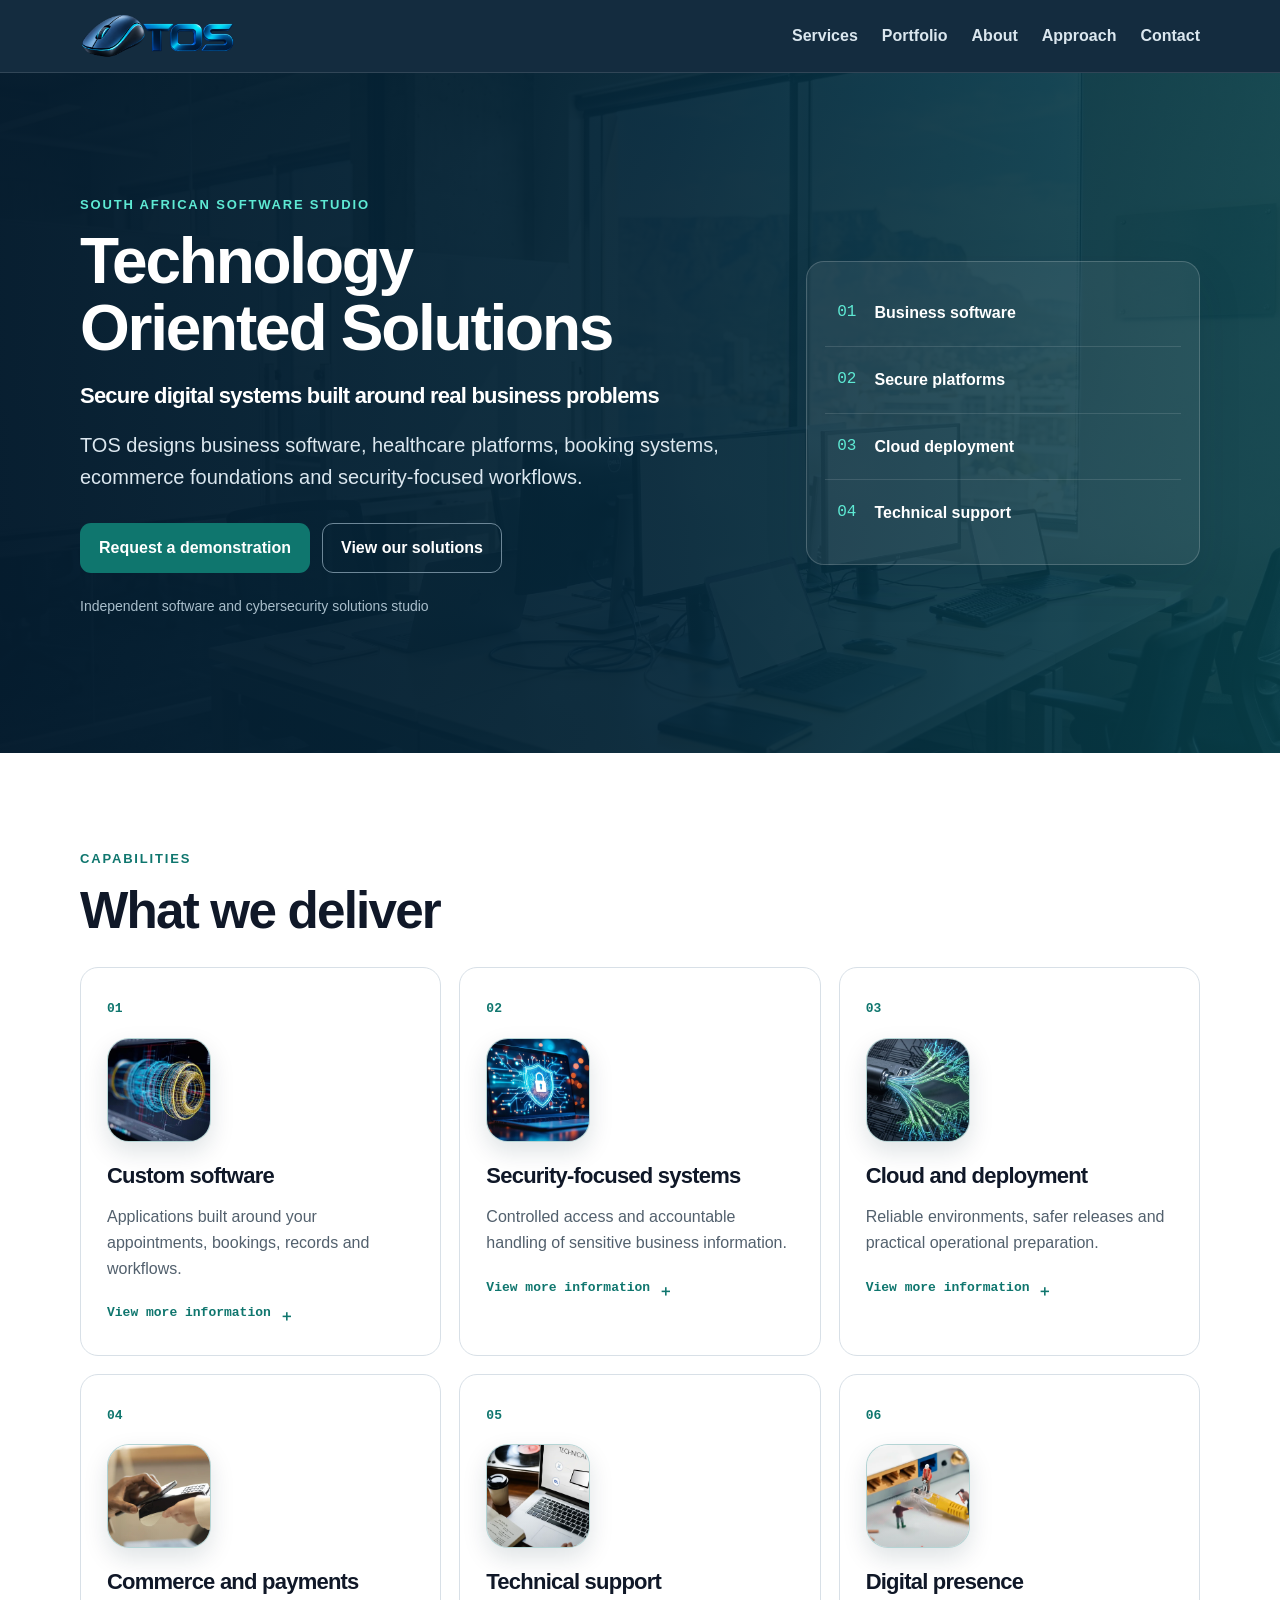
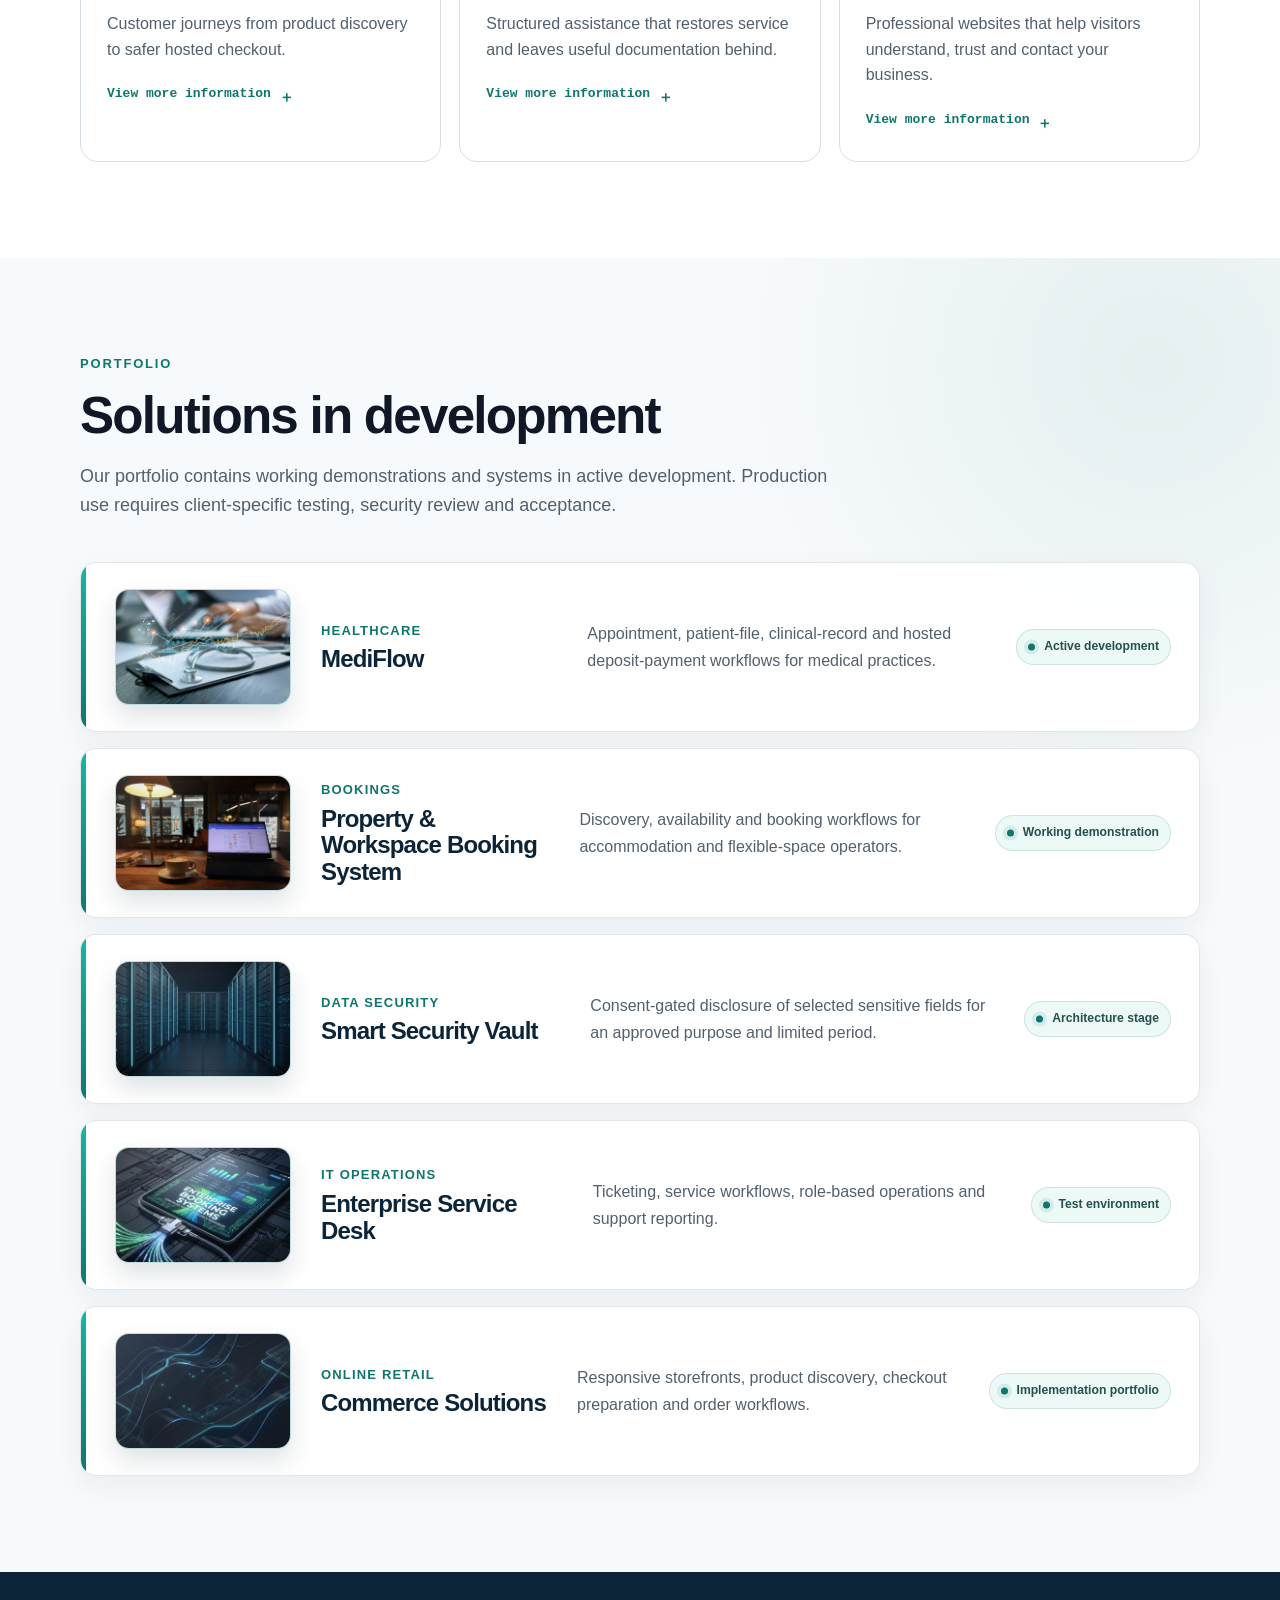
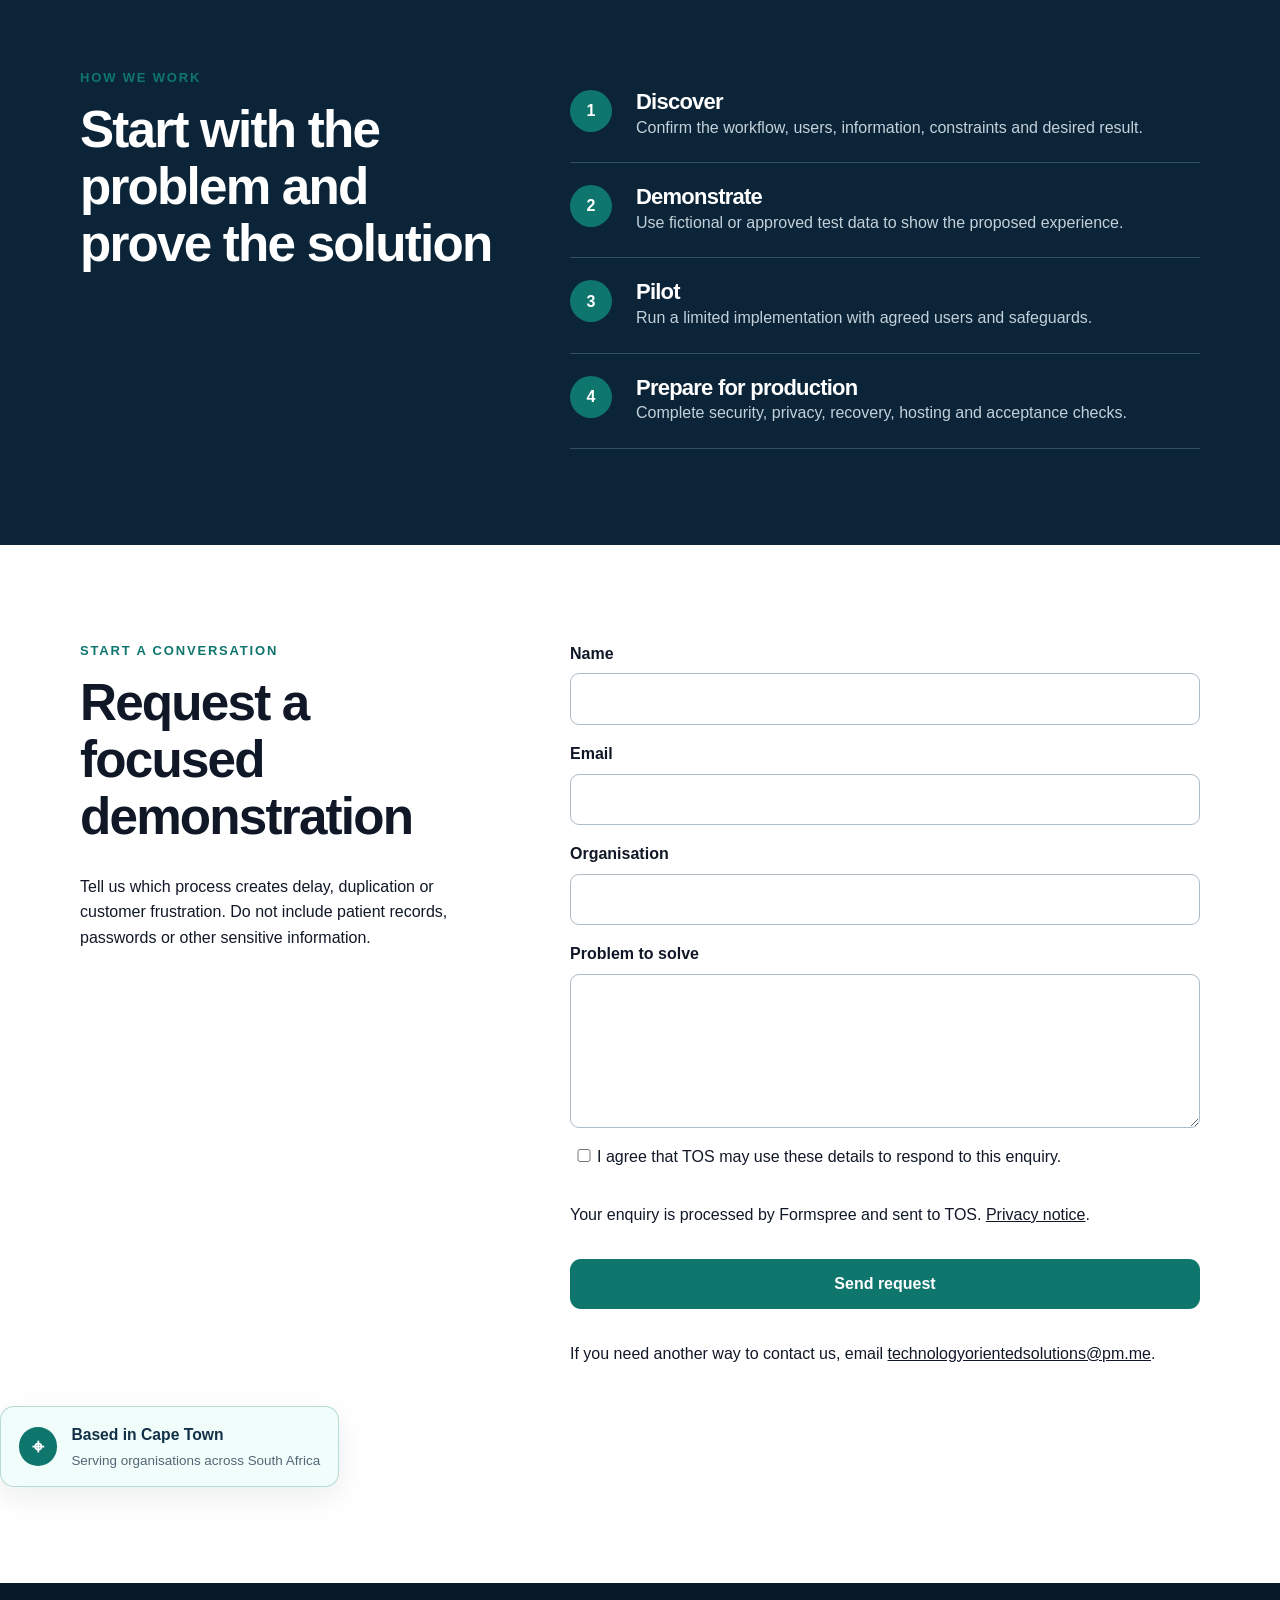
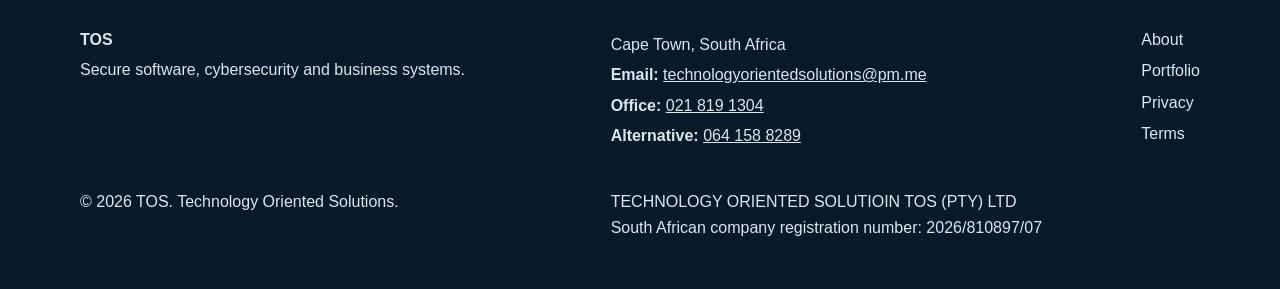
<file: index.html>
<!doctype html>
<html lang="en-ZA">
<head>
  <meta charset="utf-8">
  <meta name="viewport" content="width=device-width, initial-scale=1">
  <title>TOS | Software, Cybersecurity and Business Systems South Africa</title>
  <meta name="description" content="TOS develops secure software, business automation, booking platforms, healthcare systems and cybersecurity solutions for organisations across South Africa.">
  <meta name="theme-color" content="#0b2438">
  <meta property="og:title" content="TOS | Technology Oriented Solutions">
  <meta property="og:description" content="Software, cybersecurity and digital solutions for growing organisations.">
  <meta property="og:site_name" content="Technology Oriented Solutions">
  <meta property="og:type" content="website">
  <meta property="og:url" content="https://technology-oriented-solutions-website.pages.dev/">
  <link rel="canonical" href="https://technology-oriented-solutions-website.pages.dev/">
  <link rel="icon" href="assets/tos-3d-mouse-logo.png" type="image/png">
  <link rel="stylesheet" href="styles.css?v=formspree-20261012">
  <script src="script.js?v=formspree-20261012" defer></script>
  <meta name="msvalidate.01" content="A60554BCEB30A113B4E43ABD515E9ACB" />
  <meta name="google-site-verification" content="dTN5jLPasTv6jQBo48ZHZcaI-FlJP0FR9L1f6sPhJ1c" />
  <script type="application/ld+json">
  {
    "@context": "https://schema.org",
    "@type": "ProfessionalService",
    "legalName": "TECHNOLOGY ORIENTED SOLUTIOIN TOS (PTY) LTD",
    "identifier": {"@type": "PropertyValue", "propertyID": "CIPC registration number", "value": "2026/810897/07"},
    "name": "Technology Oriented Solutions",
    "alternateName": "TOS",
    "url": "https://technology-oriented-solutions-website.pages.dev/",
    "email": "technologyorientedsolutions@pm.me",
    "telephone": "+27 64 158 8289",
    "areaServed": {
      "@type": "Country",
      "name": "South Africa"
    },
    "hasOfferCatalog": {
      "@type": "OfferCatalog",
      "name": "Technology services",
      "itemListElement": [
        {
          "@type": "Offer",
          "itemOffered": {
            "@type": "Service",
            "name": "Custom software",
            "description": "Applications built around your appointments, bookings, records and workflows."
          }
        },
        {
          "@type": "Offer",
          "itemOffered": {
            "@type": "Service",
            "name": "Security-focused systems",
            "description": "Controlled access and accountable handling of sensitive business information."
          }
        },
        {
          "@type": "Offer",
          "itemOffered": {
            "@type": "Service",
            "name": "Cloud and deployment",
            "description": "Reliable environments, safer releases and practical operational preparation."
          }
        },
        {
          "@type": "Offer",
          "itemOffered": {
            "@type": "Service",
            "name": "Commerce and payments",
            "description": "Customer journeys from product discovery to safer hosted checkout."
          }
        },
        {
          "@type": "Offer",
          "itemOffered": {
            "@type": "Service",
            "name": "Technical support",
            "description": "Structured assistance that restores service and leaves useful documentation behind."
          }
        },
        {
          "@type": "Offer",
          "itemOffered": {
            "@type": "Service",
            "name": "Digital presence",
            "description": "Professional websites that help visitors understand, trust and contact your business."
          }
        }
      ]
    }
  }
  </script>
  <script type="application/ld+json">
{
  "@context": "https://schema.org",
  "@type": "WebSite",
  "name": "Technology Oriented Solutions",
  "alternateName": "TOS",
  "url": "https://technology-oriented-solutions-website.pages.dev/"
}
  </script>
  <meta name="google-site-verification" content="_jzNYeAGrrGZ682Pr4O_pAEfqWtfUGi4F4LK4yjh5Fc" />
</head>
<body>
  <a class="skip-link" href="#main">Skip to content</a>
  <header class="site-header">
    <div class="container nav-wrap">
      <a class="brand" href="index.html#top" aria-label="TOS — Technology Oriented Solutions home">
  <img
      class="site-logo"
      src="assets/tos-3d-mouse-logo.png"
      alt="TOS — Technology Oriented Solutions">
</a>
      <button class="menu-button" type="button" aria-expanded="false" aria-controls="site-nav">Menu</button>
      <nav id="site-nav" class="site-nav" aria-label="Primary navigation">
        <a href="index.html#services">Services</a>
        <a href="portfolio.html">Portfolio</a>
        <a href="about.html">About</a>
        <a href="index.html#approach">Approach</a>
        <a href="index.html#contact">Contact</a>
      </nav>
    </div>
  </header>
  <main id="main">
    <section id="top" class="hero">
      <div class="container hero-grid">
        <div>
          <p class="eyebrow">South African software studio</p>
          <h1>Technology Oriented Solutions</h1>
          
          <h3>Secure digital systems built around real business problems</h3>
          <p class="hero-copy">TOS designs business software, healthcare platforms, booking systems, 
ecommerce foundations and security-focused workflows.</p>
          <div class="actions">
            <a class="button primary" href="#contact">Request a demonstration</a>
            <a class="button secondary" href="#solutions">View our solutions</a>
          </div>
          <p class="status">Independent software and cybersecurity solutions studio</p>
        </div>
        <div class="system-panel" aria-label="TOS capabilities">
          <div class="panel-line"><span>01</span><strong>Business software</strong></div>
          <div class="panel-line"><span>02</span><strong>Secure platforms</strong></div>
          <div class="panel-line"><span>03</span><strong>Cloud deployment</strong></div>
          <div class="panel-line"><span>04</span><strong>Technical support</strong></div>
        </div>
      </div>
    </section>
    <section id="services" class="section">
      <div class="container">
        <p class="eyebrow">Capabilities</p>
        <h2>What we deliver</h2>
        <div class="card-grid service-card-grid">
          <details class="card service-card">
            <summary>
              <span class="service-number">01</span>
              <figure class="service-visual-frame">
                <img
                  class="service-visual"
                  src="assets/services/service-01.webp"
                  alt="Custom software and business workflow systems"
                  width="960"
                  height="600"
                  loading="lazy"
                  decoding="async">
              </figure>
              <h3>Custom software</h3>
              <p>Applications built around your appointments, bookings, records and workflows.</p>
              <strong class="service-toggle"><span class="open-label">View more information</span><span class="close-label">Close details</span></strong>
            </summary>
            <div class="service-details">
              <div class="service-explanation">
                <h4>What custom software means</h4>
                <p>Custom software is designed around the way your organisation works instead of forcing your team into a generic process. TOS develops secure, responsive business applications that reduce repetitive administration, connect important information and give users a clearer workflow.</p>

                <h4>Who this service is for</h4>
                <p>South African businesses, medical practices, service providers and growing teams that rely on spreadsheets, paper records or disconnected applications.</p>

                <h4>What TOS can deliver</h4>
                <ul>
                  <li>Business-process and workflow discovery</li>
                  <li>Appointment, booking and administration platforms</li>
                  <li>Secure dashboards, records and role-based user access</li>
                  <li>Testing, deployment preparation and operational documentation</li>
                </ul>

                <div class="service-outcome">
                  <h4>Expected business outcome</h4>
                  <p>A practical system that saves time, reduces duplication and gives your organisation better control over daily operations.</p>
                </div>
              </div>

              <div class="service-actions" aria-label="Custom software enquiry options">
                <a class="button primary" href="https://wa.me/27641588289?text=Hello%20TOS%2C%20I%20would%20like%20to%20discuss%20custom%20software%20for%20my%20organisation." target="_blank" rel="noopener">WhatsApp TOS</a>
                <a class="button service-email" href="mailto:technologyorientedsolutions@pm.me?subject=Custom%20software%20enquiry">Email TOS</a>
                <a class="service-text-link" href="#contact">Request a custom solution →</a>
              </div>
            </div>
          </details>

          <details class="card service-card">
            <summary>
              <span class="service-number">02</span>
              <figure class="service-visual-frame">
                <img
                  class="service-visual"
                  src="assets/services/service-02.webp"
                  alt="Security-focused systems and protected information"
                  width="960"
                  height="600"
                  loading="lazy"
                  decoding="async">
              </figure>
              <h3>Security-focused systems</h3>
              <p>Controlled access and accountable handling of sensitive business information.</p>
              <strong class="service-toggle"><span class="open-label">View more information</span><span class="close-label">Close details</span></strong>
            </summary>
            <div class="service-details">
              <div class="service-explanation">
                <h4>What security-focused systems means</h4>
                <p>Security-focused systems protect information through deliberate access controls, separation of customer or tenant data, audit evidence and safer operational workflows. TOS considers security and privacy requirements during system design rather than adding them only after development.</p>

                <h4>Who this service is for</h4>
                <p>Organisations handling personal, healthcare, financial, employee or commercially sensitive information that must be accessed only by authorised people.</p>

                <h4>What TOS can deliver</h4>
                <ul>
                  <li>Role-based access and least-privilege permissions</li>
                  <li>Tenant and customer-data separation</li>
                  <li>Audit trails for important user and system actions</li>
                  <li>Secure configuration, validation and risk-focused reviews</li>
                </ul>

                <div class="service-outcome">
                  <h4>Expected business outcome</h4>
                  <p>Improved accountability, reduced exposure of sensitive information and stronger evidence that access is controlled.</p>
                </div>
              </div>

              <div class="service-actions" aria-label="Security-focused systems enquiry options">
                <a class="button primary" href="https://wa.me/27641588289?text=Hello%20TOS%2C%20I%20would%20like%20to%20discuss%20a%20security-focused%20system." target="_blank" rel="noopener">WhatsApp TOS</a>
                <a class="button service-email" href="mailto:technologyorientedsolutions@pm.me?subject=Security-focused%20systems%20enquiry">Email TOS</a>
                <a class="service-text-link" href="#contact">Discuss your security needs →</a>
              </div>
            </div>
          </details>

          <details class="card service-card">
            <summary>
              <span class="service-number">03</span>
              <figure class="service-visual-frame">
                <img
                  class="service-visual"
                  src="assets/services/service-03.webp"
                  alt="Cloud infrastructure and software deployment"
                  width="960"
                  height="600"
                  loading="lazy"
                  decoding="async">
              </figure>
              <h3>Cloud and deployment</h3>
              <p>Reliable environments, safer releases and practical operational preparation.</p>
              <strong class="service-toggle"><span class="open-label">View more information</span><span class="close-label">Close details</span></strong>
            </summary>
            <div class="service-details">
              <div class="service-explanation">
                <h4>What cloud and deployment means</h4>
                <p>Cloud and deployment services help move software from a developer’s computer into a dependable environment where authorised users can access it. TOS prepares applications, hosting configurations and operational controls for safer releases and ongoing support.</p>

                <h4>Who this service is for</h4>
                <p>Businesses and development teams preparing a new application, improving an unreliable deployment or moving a demonstration toward controlled production use.</p>

                <h4>What TOS can deliver</h4>
                <ul>
                  <li>Containerised development and hosting environments</li>
                  <li>Deployment configuration and release preparation</li>
                  <li>Backup, recovery and monitoring foundations</li>
                  <li>Environment documentation and production-readiness checks</li>
                </ul>

                <div class="service-outcome">
                  <h4>Expected business outcome</h4>
                  <p>A repeatable deployment process with clearer recovery options, fewer configuration surprises and improved operational visibility.</p>
                </div>
              </div>

              <div class="service-actions" aria-label="Cloud and deployment enquiry options">
                <a class="button primary" href="https://wa.me/27641588289?text=Hello%20TOS%2C%20I%20need%20help%20with%20cloud%20hosting%20and%20software%20deployment." target="_blank" rel="noopener">WhatsApp TOS</a>
                <a class="button service-email" href="mailto:technologyorientedsolutions@pm.me?subject=Cloud%20and%20deployment%20enquiry">Email TOS</a>
                <a class="service-text-link" href="#contact">Plan your deployment →</a>
              </div>
            </div>
          </details>

          <details class="card service-card">
            <summary>
              <span class="service-number">04</span>
              <figure class="service-visual-frame">
                <img
                  class="service-visual"
                  src="assets/services/service-04.webp"
                  alt="Online commerce and secure hosted payments"
                  width="960"
                  height="600"
                  loading="lazy"
                  decoding="async">
              </figure>
              <h3>Commerce and payments</h3>
              <p>Customer journeys from product discovery to safer hosted checkout.</p>
              <strong class="service-toggle"><span class="open-label">View more information</span><span class="close-label">Close details</span></strong>
            </summary>
            <div class="service-details">
              <div class="service-explanation">
                <h4>What commerce and payments means</h4>
                <p>Commerce and payment solutions help businesses present products or services online, guide customers through checkout and manage orders. TOS uses hosted payment-provider workflows so card numbers, CVVs, PINs and OTPs are not collected or stored by the business application.</p>

                <h4>Who this service is for</h4>
                <p>Retailers, service providers and growing South African businesses that need an online storefront, booking deposit or safer digital payment journey.</p>

                <h4>What TOS can deliver</h4>
                <ul>
                  <li>Responsive product and service storefronts</li>
                  <li>Cart, checkout and order-management workflows</li>
                  <li>Hosted payment-provider and deposit integrations</li>
                  <li>Customer notifications and payment-status handling</li>
                </ul>

                <div class="service-outcome">
                  <h4>Expected business outcome</h4>
                  <p>A clearer buying journey that supports customer trust while reducing the payment information handled by your own system.</p>
                </div>
              </div>

              <div class="service-actions" aria-label="Commerce and payments enquiry options">
                <a class="button primary" href="https://wa.me/27641588289?text=Hello%20TOS%2C%20I%20would%20like%20to%20discuss%20ecommerce%20and%20hosted%20payments." target="_blank" rel="noopener">WhatsApp TOS</a>
                <a class="button service-email" href="mailto:technologyorientedsolutions@pm.me?subject=Commerce%20and%20payments%20enquiry">Email TOS</a>
                <a class="service-text-link" href="#contact">Discuss your online store →</a>
              </div>
            </div>
          </details>

          <details class="card service-card">
            <summary>
              <span class="service-number">05</span>
              <figure class="service-visual-frame">
                <img
                  class="service-visual"
                  src="assets/services/service-05.webp"
                  alt="Professional technical support services"
                  width="960"
                  height="600"
                  loading="lazy"
                  decoding="async">
              </figure>
              <h3>Technical support</h3>
              <p>Structured assistance that restores service and leaves useful documentation behind.</p>
              <strong class="service-toggle"><span class="open-label">View more information</span><span class="close-label">Close details</span></strong>
            </summary>
            <div class="service-details">
              <div class="service-explanation">
                <h4>What technical support means</h4>
                <p>Technical support identifies the cause of system, device, account or connectivity problems and provides a controlled path toward resolution. TOS combines practical troubleshooting with documentation so recurring issues become easier to understand and manage.</p>

                <h4>Who this service is for</h4>
                <p>Small businesses, remote teams and organisations needing dependable assistance without maintaining a large internal IT support department.</p>

                <h4>What TOS can deliver</h4>
                <ul>
                  <li>Technical troubleshooting and root-cause investigation</li>
                  <li>System maintenance and controlled software updates</li>
                  <li>User guidance and operational support</li>
                  <li>Incident notes, procedures and technical documentation</li>
                </ul>

                <div class="service-outcome">
                  <h4>Expected business outcome</h4>
                  <p>Faster recovery from technical problems, clearer user guidance and better information for preventing repeat incidents.</p>
                </div>
              </div>

              <div class="service-actions" aria-label="Technical support enquiry options">
                <a class="button primary" href="https://wa.me/27641588289?text=Hello%20TOS%2C%20I%20need%20professional%20technical%20support." target="_blank" rel="noopener">WhatsApp TOS</a>
                <a class="button service-email" href="mailto:technologyorientedsolutions@pm.me?subject=Technical%20support%20enquiry">Email TOS</a>
                <a class="service-text-link" href="#contact">Explain your technical issue →</a>
              </div>
            </div>
          </details>

          <details class="card service-card">
            <summary>
              <span class="service-number">06</span>
              <figure class="service-visual-frame">
                <img
                  class="service-visual"
                  src="assets/services/service-06.webp"
                  alt="Professional websites and digital business presence"
                  width="960"
                  height="600"
                  loading="lazy"
                  decoding="async">
              </figure>
              <h3>Digital presence</h3>
              <p>Professional websites that help visitors understand, trust and contact your business.</p>
              <strong class="service-toggle"><span class="open-label">View more information</span><span class="close-label">Close details</span></strong>
            </summary>
            <div class="service-details">
              <div class="service-explanation">
                <h4>What digital presence means</h4>
                <p>A professional digital presence should explain what your business does, build credibility and guide visitors toward meaningful action. TOS creates responsive business websites with accessible content, search-engine foundations and conversion-focused customer journeys.</p>

                <h4>Who this service is for</h4>
                <p>Start-ups, independent professionals and established organisations that need a credible website or want to improve an existing online presence.</p>

                <h4>What TOS can deliver</h4>
                <ul>
                  <li>Responsive and accessible business websites</li>
                  <li>Search-engine metadata, structured content and sitemaps</li>
                  <li>WhatsApp, email and enquiry conversion paths</li>
                  <li>Performance, mobile usability and content improvements</li>
                </ul>

                <div class="service-outcome">
                  <h4>Expected business outcome</h4>
                  <p>A clearer online identity that helps prospective customers discover the business, understand its value and start a conversation.</p>
                </div>
              </div>

              <div class="service-actions" aria-label="Digital presence enquiry options">
                <a class="button primary" href="https://wa.me/27641588289?text=Hello%20TOS%2C%20I%20would%20like%20to%20discuss%20a%20professional%20business%20website." target="_blank" rel="noopener">WhatsApp TOS</a>
                <a class="button service-email" href="mailto:technologyorientedsolutions@pm.me?subject=Digital%20presence%20enquiry">Email TOS</a>
                <a class="service-text-link" href="#contact">Improve your digital presence →</a>
              </div>
            </div>
          </details>
        </div>
      </div>
    </section>
    <section id="solutions" class="section alt">

      <div class="container">
        <p class="eyebrow">Portfolio</p>
        <h2>Solutions in development</h2>
        <p class="section-intro">Our portfolio contains working demonstrations and systems in active development. 
Production use requires client-specific testing, security review and acceptance.</p>
        <div class="solution-list">
          <article class="portfolio-row reveal-on-scroll">
            <figure class="portfolio-row-visual">
              <img
                src="assets/portfolio/mediflow.webp"
                alt="MediFlow healthcare platform interface"
                width="176"
                height="116"
                loading="lazy"
                decoding="async">
            </figure><div><p class="solution-type">Healthcare</p><h3>MediFlow</h3></div><p>Appointment, patient-file, 
clinical-record and hosted deposit-payment workflows for medical practices.</p><span>Active 
development</span></article>
          <article class="portfolio-row reveal-on-scroll">
            <figure class="portfolio-row-visual">
              <img
                src="assets/portfolio/bookings.webp"
                alt="Property and workspace booking platform"
                width="176"
                height="116"
                loading="lazy"
                decoding="async">
            </figure><div><p class="solution-type">Bookings</p><h3>Property & Workspace Booking System</h3></div><p>Discovery, availability and 
booking workflows for accommodation and flexible-space operators.</p><span>Working demonstration</span></article>
          <article class="portfolio-row reveal-on-scroll">
            <figure class="portfolio-row-visual">
              <img
                src="assets/portfolio/security-vault.webp"
                alt="Smart Security Vault data protection solution"
                width="176"
                height="116"
                loading="lazy"
                decoding="async">
            </figure><div><p class="solution-type">Data security</p><h3>Smart Security Vault</h3></div><p>Consent-gated 
disclosure of selected sensitive fields for an approved purpose and limited period.</p><span>Architecture 
stage</span></article>
          <article class="portfolio-row reveal-on-scroll">
            <figure class="portfolio-row-visual">
              <img
                src="assets/portfolio/service-desk.webp"
                alt="Enterprise Service Desk IT operations platform"
                width="176"
                height="116"
                loading="lazy"
                decoding="async">
            </figure><div><p class="solution-type">IT operations</p><h3>Enterprise Service Desk</h3></div><p>Ticketing, 
service workflows, role-based operations and support reporting.</p><span>Test environment</span></article>
          <article class="portfolio-row reveal-on-scroll">
            <figure class="portfolio-row-visual">
              <img
                src="assets/portfolio/commerce.webp"
                alt="Commerce Solutions online retail platform"
                width="176"
                height="116"
                loading="lazy"
                decoding="async">
            </figure><div><p class="solution-type">Online retail</p><h3>Commerce Solutions</h3></div><p>Responsive 
storefronts, product discovery, checkout preparation and order workflows.</p><span>Implementation 
portfolio</span></article>
        </div>
      </div>
    </section>
    <section id="approach" class="section dark">
      <div class="container approach-grid">
        <div><p class="eyebrow">How we work</p><h2>Start with the problem and prove the solution</h2></div>
        <ol class="steps">
          <li><span>1</span><div><h3>Discover</h3><p>Confirm the workflow, users, information, constraints and desired 
result.</p></div></li>
          <li><span>2</span><div><h3>Demonstrate</h3><p>Use fictional or approved test data to show the proposed 
experience.</p></div></li>
          <li><span>3</span><div><h3>Pilot</h3><p>Run a limited implementation with agreed users and 
safeguards.</p></div></li>
          <li><span>4</span><div><h3>Prepare for production</h3><p>Complete security, privacy, recovery, hosting and 
acceptance checks.</p></div></li>
        </ol>
      </div>
    </section>
    <section id="contact" class="section contact-section">
      <div class="container contact-grid">
        <div><p class="eyebrow">Start a conversation</p><h2>Request a focused demonstration</h2><p>Tell us which 
process creates delay, duplication or customer frustration. Do not include patient records, passwords or other 
sensitive information.</p></div>
        <form id="demo-request" name="demo-request" action="https://formspree.io/f/myekpvly" method="POST" aria-describedby="enquiry-help enquiry-status">
          <input type="hidden" name="subject" value="TOS website enquiry">
          <p class="hidden"><label>Do not fill this in <input name="_gotcha" tabindex="-1" autocomplete="off"></label></p>
          <label>Name<input type="text" name="name" autocomplete="name" required></label>
          <label>Email<input type="email" name="email" autocomplete="email" required></label>
          <label>Organisation<input type="text" name="organisation" autocomplete="organization"></label>
          <label>Problem to solve<textarea name="message" rows="5" required></textarea></label>
          <label class="consent"><input type="checkbox" name="contact-consent" required> I agree that TOS 
may use these details to respond to this enquiry.</label>
          <p id="enquiry-help">Your enquiry is processed by Formspree and sent to TOS. <a href="privacy.html">Privacy notice</a>.</p>
          <button class="button primary" type="submit">Send request</button>
          <p id="enquiry-status" role="status" aria-live="polite" aria-atomic="true" tabindex="-1"></p>
          <p>If you need another way to contact us, email <a href="mailto:technologyorientedsolutions@pm.me">technologyorientedsolutions@pm.me</a>.</p>
        </form>
      </div>

      <div class="service-location" aria-label="Service location">
        <span class="location-icon" aria-hidden="true">⌖</span>
        <span>
          <strong>Based in Cape Town</strong>
          <small>Serving organisations across South Africa</small>
        </span>
      </div>
    </section>
  </main>
  <footer class="site-footer">
    <div class="container footer-grid">
      <div><strong>TOS</strong><p>Secure software, cybersecurity and business systems.</p></div>
      <div class="footer-contact">
        <p>Cape Town, South Africa</p>
        <p>
          <strong>Email:</strong>
          <a href="mailto:technologyorientedsolutions@pm.me">
            technologyorientedsolutions@pm.me
          </a>
        </p>
        <p>
          <strong>Office:</strong>
          <a href="tel:+27218191304">021 819 1304</a>
        </p>
        <p>
          <strong>Alternative:</strong>
          <a href="tel:+27641588289">064 158 8289</a>
        </p>
      </div>
      <nav class="footer-links" aria-label="Footer navigation">
        <a href="about.html">About</a>
        <a href="portfolio.html">Portfolio</a>
        <a href="privacy.html">Privacy</a>
        <a href="terms.html">Terms</a>
      </nav>
      <p>© <span id="year"></span> TOS. Technology Oriented Solutions.</p>
      <p class="company-registration">TECHNOLOGY ORIENTED SOLUTIOIN TOS (PTY) LTD<br>South African company registration number: 2026/810897/07</p>
    </div>
  </footer>
</body>
</html>
</file>
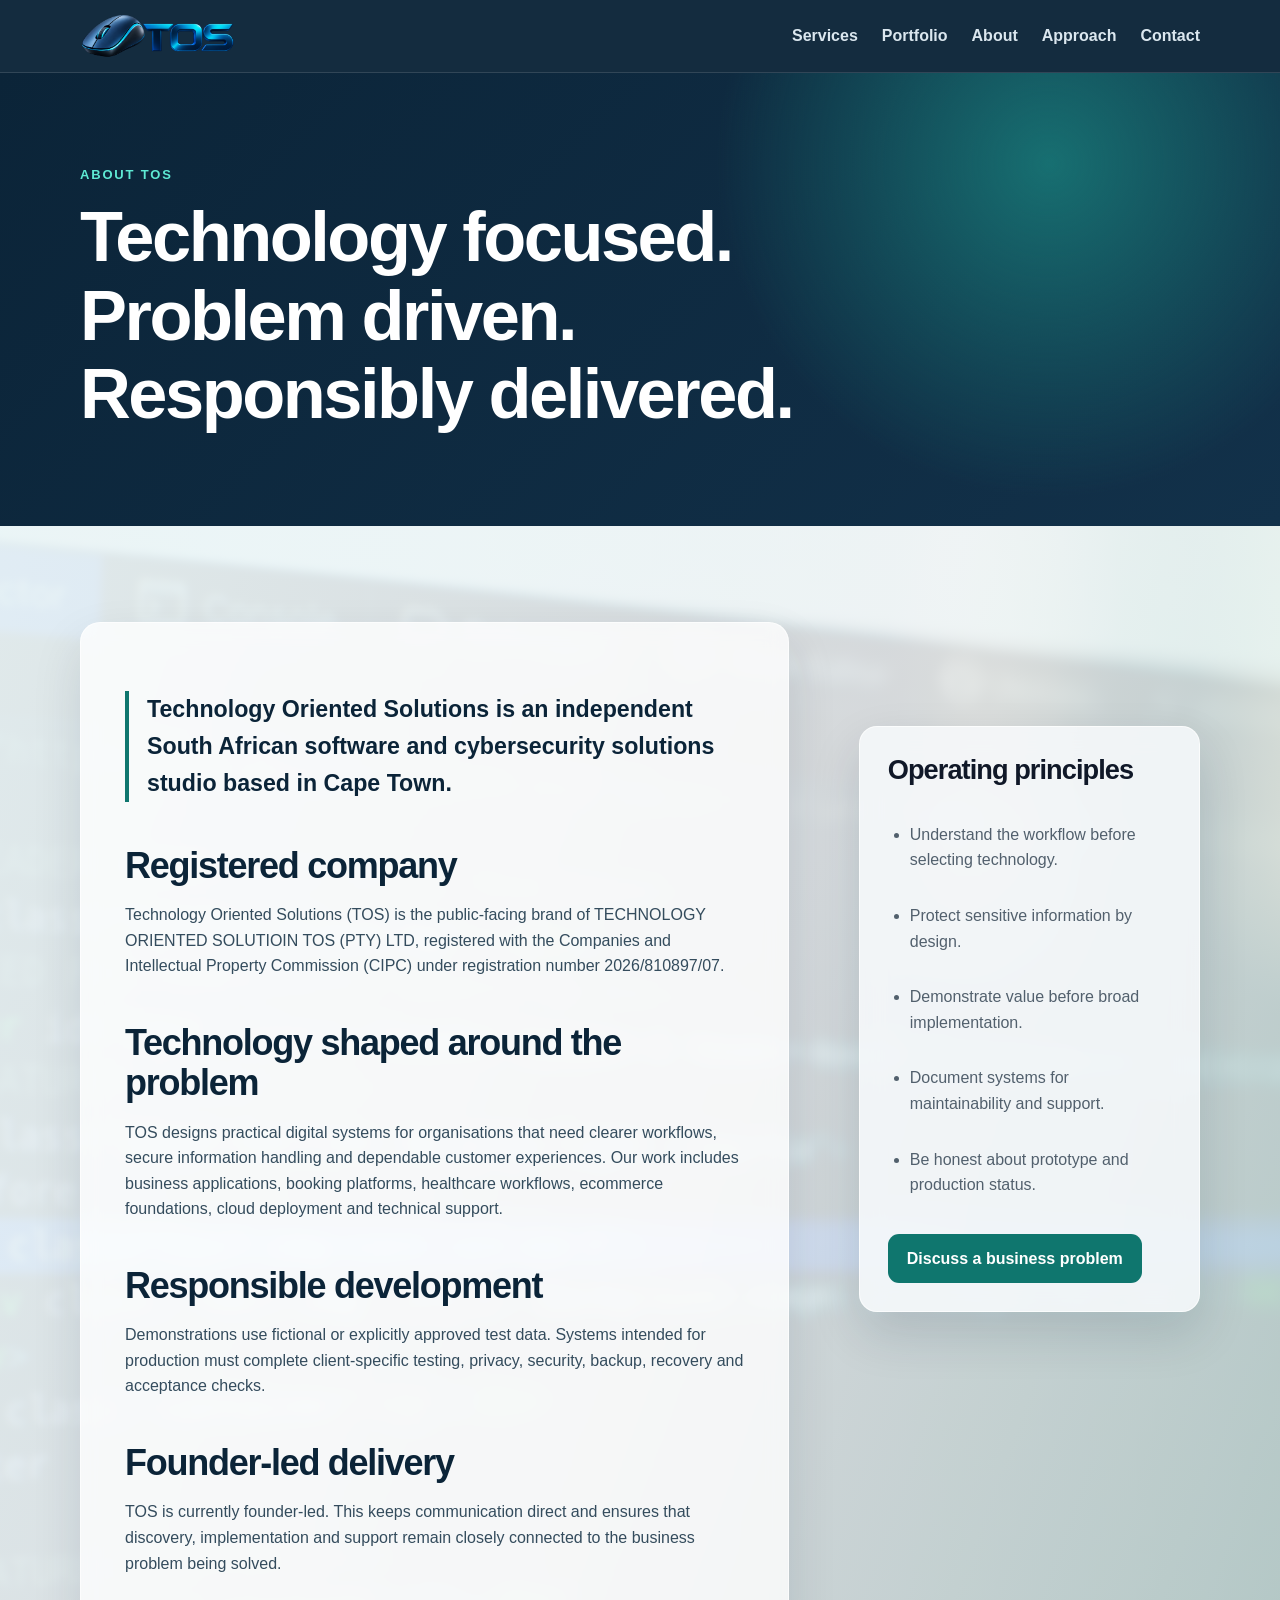
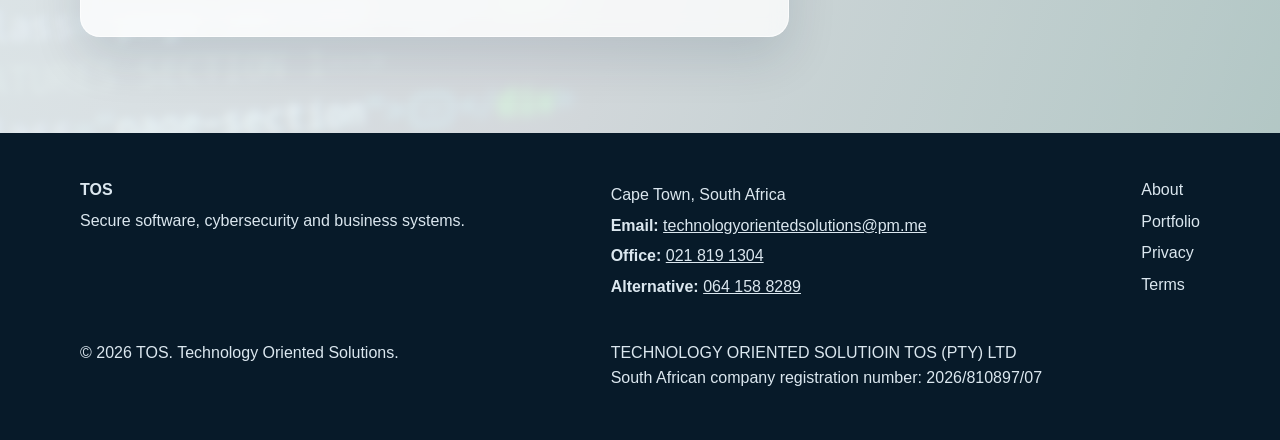
<file: about.html>
<!doctype html>
<html lang="en-ZA">
<head>
  <meta charset="utf-8">
  <meta name="viewport" content="width=device-width, initial-scale=1">
  <title>About TOS | Technology Oriented Solutions</title>
  <meta name="description" content="Learn how Cape Town-based Technology Oriented Solutions develops secure software and practical business systems.">
  <meta name="theme-color" content="#0b2438">
  <meta property="og:title" content="About TOS | Technology Oriented Solutions">
  <meta property="og:description" content="Learn how Cape Town-based Technology Oriented Solutions develops secure software and practical business systems.">
  <meta property="og:site_name" content="Technology Oriented Solutions">
  <meta property="og:type" content="website">
  <meta property="og:url" content="https://technology-oriented-solutions-website.pages.dev/about.html">
  <link rel="canonical" href="https://technology-oriented-solutions-website.pages.dev/about.html">
  <link rel="icon" href="assets/tos-3d-mouse-logo.png" type="image/png">
  <link rel="stylesheet" href="styles.css?v=about-background-1">
  <script src="script.js" defer></script>
</head>
<body>
  <a class="skip-link" href="#main">Skip to content</a>
  <header class="site-header">
    <div class="container nav-wrap">
      <a class="brand" href="index.html" aria-label="TOS home">
        <img
          class="site-logo"
          src="assets/tos-3d-mouse-logo.png"
          alt="TOS — Technology Oriented Solutions">
      </a>
      <button
        class="menu-button"
        type="button"
        aria-expanded="false"
        aria-controls="site-nav">
        Menu
      </button>
      <nav id="site-nav" class="site-nav" aria-label="Primary navigation">
        <a href="index.html#services">Services</a>
        <a href="portfolio.html">Portfolio</a>
        <a href="about.html">About</a>
        <a href="index.html#approach">Approach</a>
        <a href="index.html#contact">Contact</a>
      </nav>
    </div>
  </header>
  <main id="main">
    <section class="page-hero">
      <div class="container">
        <p class="eyebrow">About TOS</p>
        <h1>Technology focused. Problem driven. Responsibly delivered.</h1>
      </div>
    </section>
    
    <section class="section about-background-section">
      <div class="container content-grid">
        <article class="prose">
          <p class="lead">
            Technology Oriented Solutions is an independent South African
            software and cybersecurity solutions studio based in Cape Town.
          </p>

          <h2>Registered company</h2>
          <p>Technology Oriented Solutions (TOS) is the public-facing brand of TECHNOLOGY ORIENTED SOLUTIOIN TOS (PTY) LTD, registered with the Companies and Intellectual Property Commission (CIPC) under registration number 2026/810897/07.</p>

          <h2>Technology shaped around the problem</h2>
          <p>
            TOS designs practical digital systems for organisations that need
            clearer workflows, secure information handling and dependable
            customer experiences. Our work includes business applications,
            booking platforms, healthcare workflows, ecommerce foundations,
            cloud deployment and technical support.
          </p>

          <h2>Responsible development</h2>
          <p>
            Demonstrations use fictional or explicitly approved test data.
            Systems intended for production must complete client-specific
            testing, privacy, security, backup, recovery and acceptance checks.
          </p>

          <h2>Founder-led delivery</h2>
          <p>
            TOS is currently founder-led. This keeps communication direct and
            ensures that discovery, implementation and support remain closely
            connected to the business problem being solved.
          </p>
        </article>

        <aside class="info-panel">
          <h2>Operating principles</h2>
          <ul class="check-list">
            <li>Understand the workflow before selecting technology.</li>
            <li>Protect sensitive information by design.</li>
            <li>Demonstrate value before broad implementation.</li>
            <li>Document systems for maintainability and support.</li>
            <li>Be honest about prototype and production status.</li>
          </ul>
          <a class="button primary" href="index.html#contact">
            Discuss a business problem
          </a>
        </aside>
      </div>
    </section>

  </main>
  <footer class="site-footer">
    <div class="container footer-grid">
      <div>
        <strong>TOS</strong>
        <p>Secure software, cybersecurity and business systems.</p>
      </div>
      <div class="footer-contact">
        <p>Cape Town, South Africa</p>
        <p>
          <strong>Email:</strong>
          <a href="mailto:technologyorientedsolutions@pm.me">technologyorientedsolutions@pm.me</a>
        </p>
        <p>
          <strong>Office:</strong>
          <a href="tel:+27218191304">021 819 1304</a>
        </p>
        <p>
          <strong>Alternative:</strong>
          <a href="tel:+27641588289">064 158 8289</a>
        </p>
      </div>
      <nav class="footer-links" aria-label="Footer navigation">
        <a href="about.html">About</a>
        <a href="portfolio.html">Portfolio</a>
        <a href="privacy.html">Privacy</a>
        <a href="terms.html">Terms</a>
      </nav>
      <p>© <span id="year"></span> TOS. Technology Oriented Solutions.</p>
      <p class="company-registration">TECHNOLOGY ORIENTED SOLUTIOIN TOS (PTY) LTD<br>South African company registration number: 2026/810897/07</p>
    </div>
  </footer>
</body>
</html>
</file>
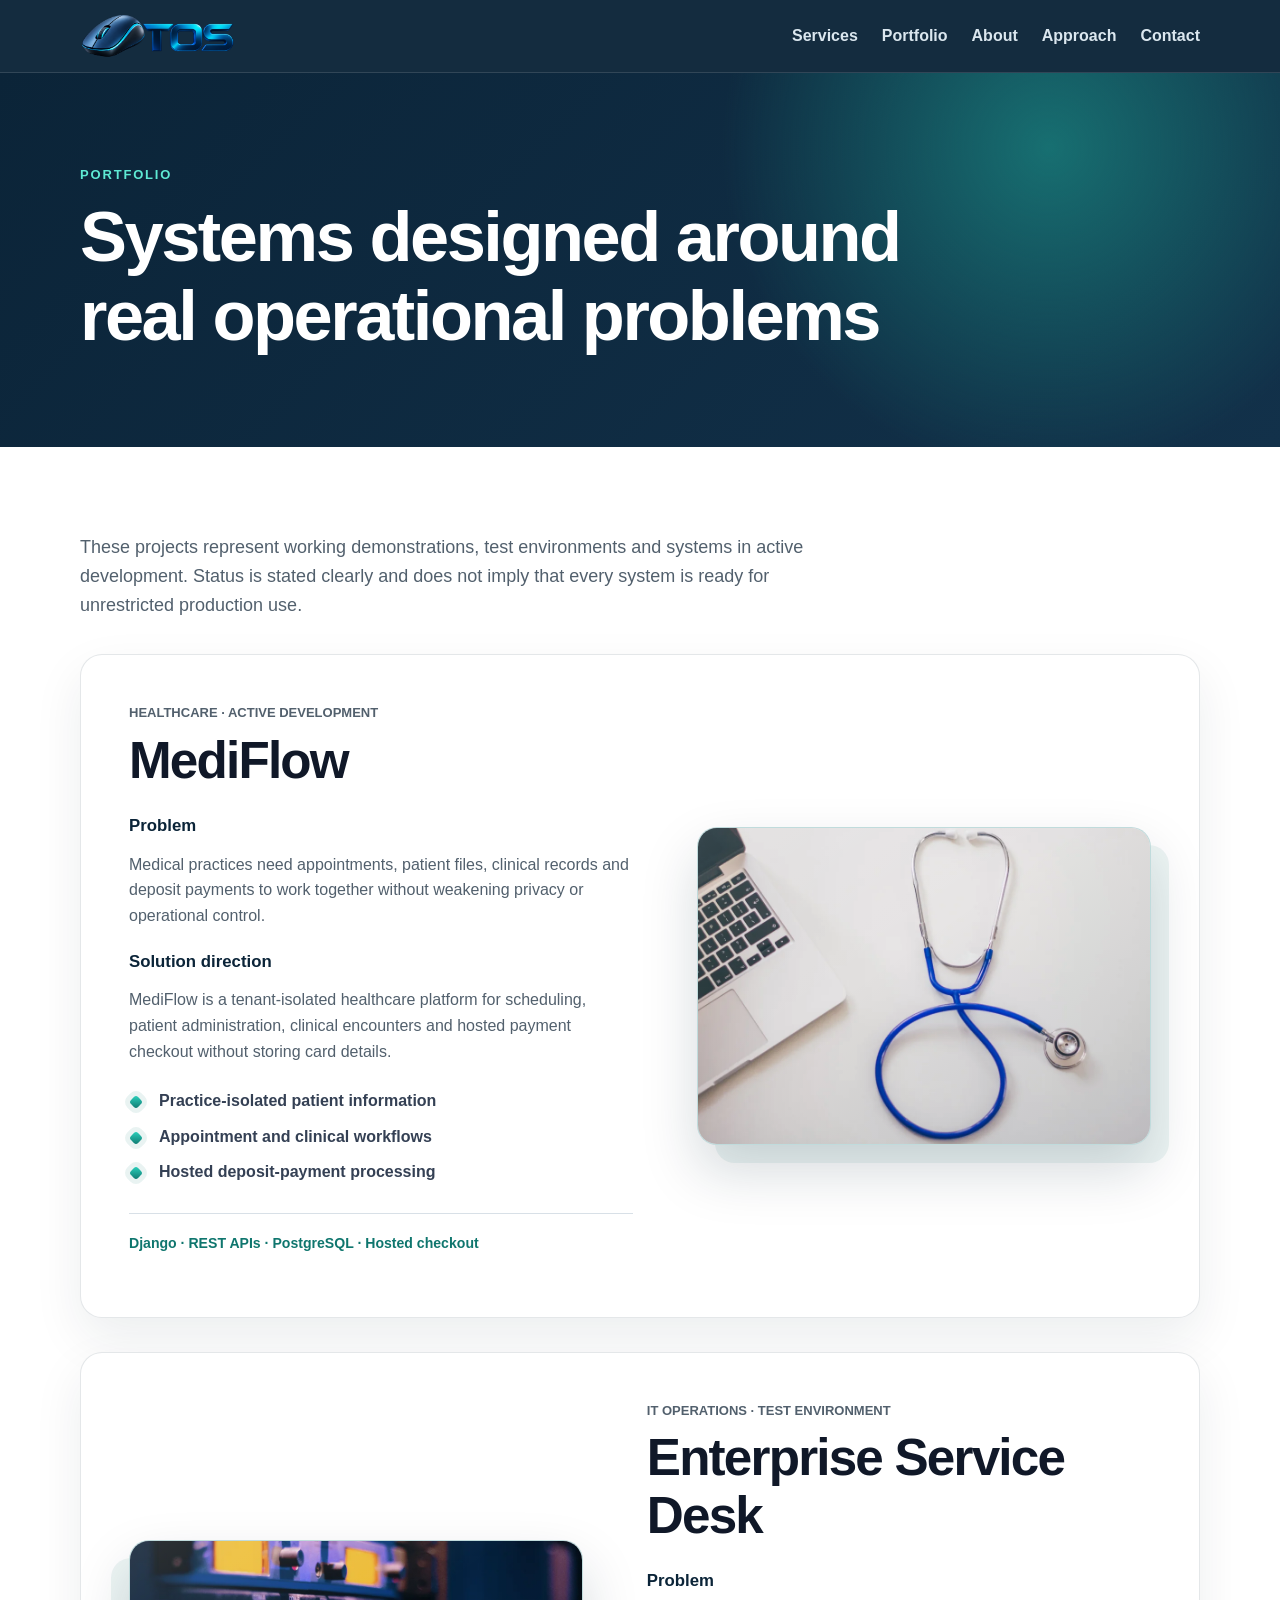
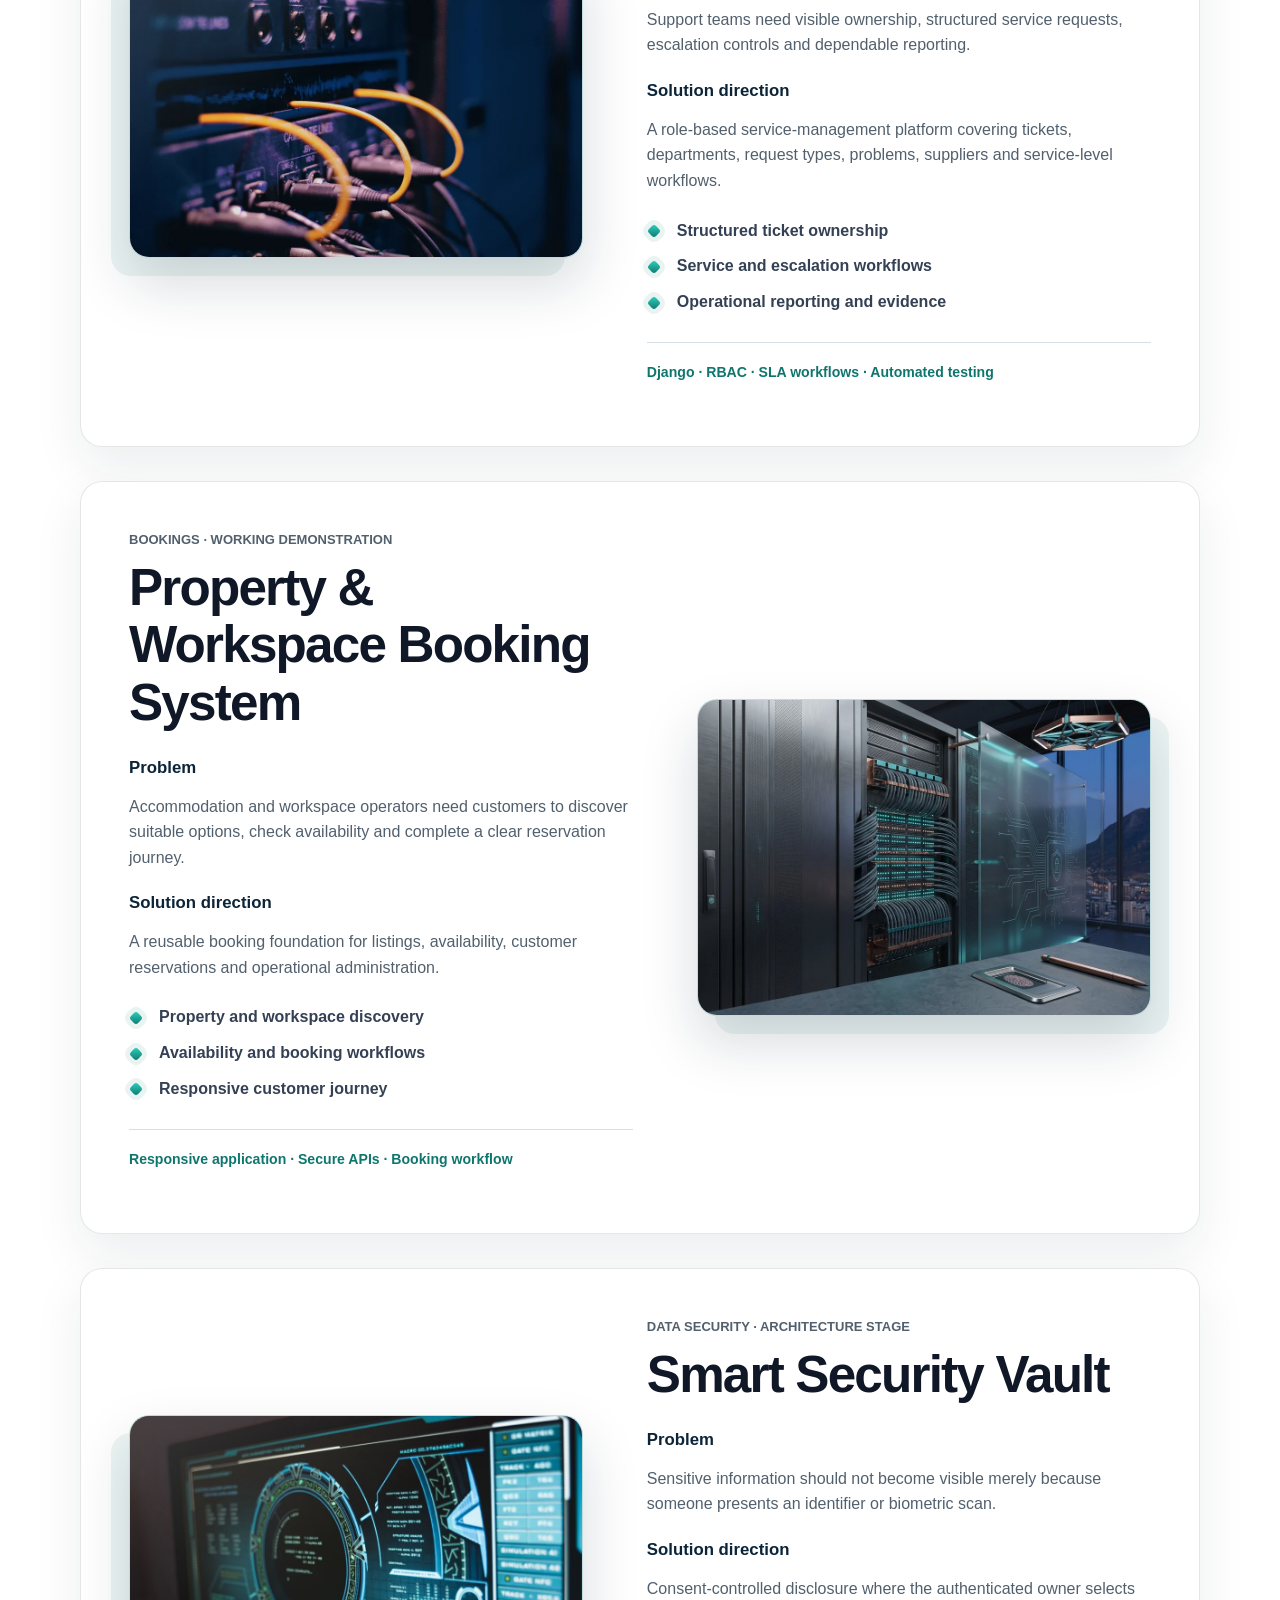
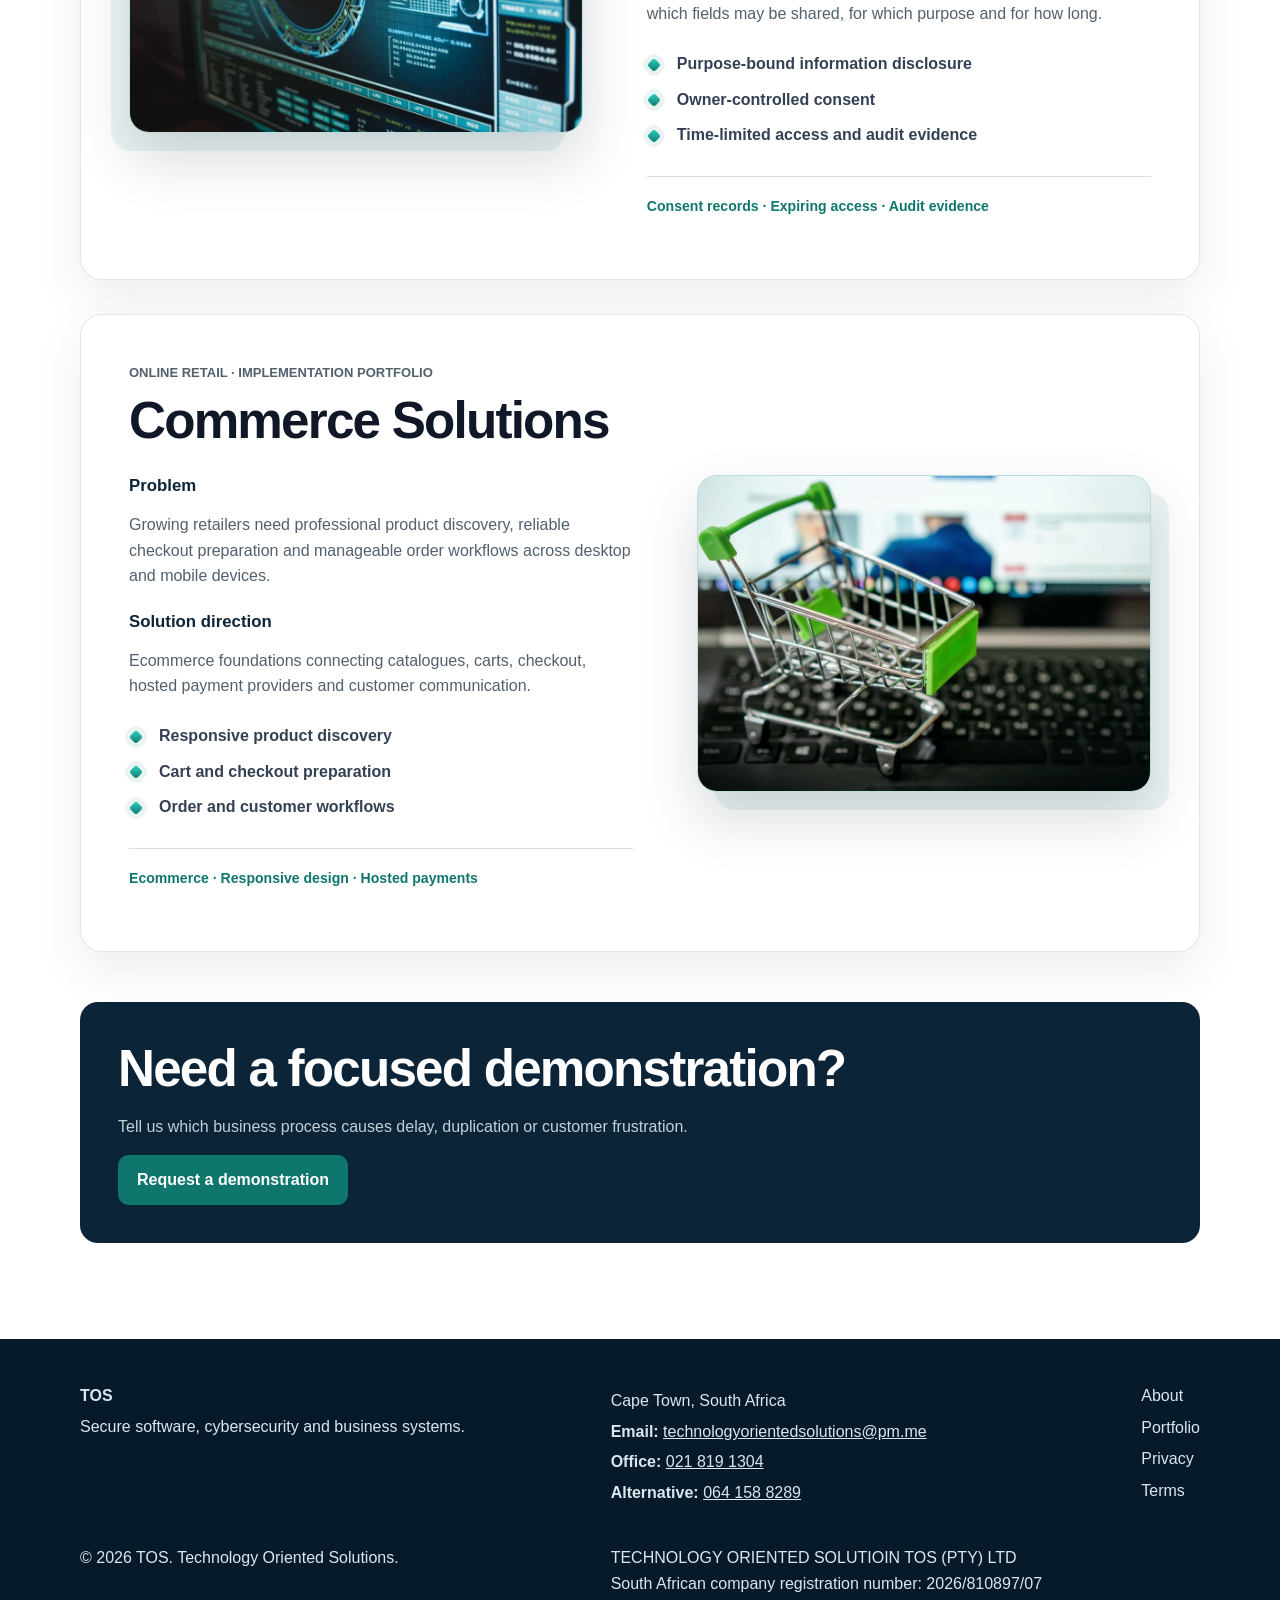
<file: portfolio.html>
<!doctype html>
<html lang="en-ZA">
<head>
  <meta charset="utf-8">
  <meta name="viewport" content="width=device-width, initial-scale=1">
  <title>TOS Portfolio | Business Systems and Software</title>
  <meta name="description" content="Explore Technology Oriented Solutions projects in healthcare, bookings, IT operations, data security and ecommerce.">
  <meta name="theme-color" content="#0b2438">
  <meta property="og:title" content="TOS Portfolio | Business Systems and Software">
  <meta property="og:description" content="Explore Technology Oriented Solutions projects in healthcare, bookings, IT operations, data security and ecommerce.">
  <meta property="og:site_name" content="Technology Oriented Solutions">
  <meta property="og:type" content="website">
  <meta property="og:url" content="https://technology-oriented-solutions-website.pages.dev/portfolio.html">
  <link rel="canonical" href="https://technology-oriented-solutions-website.pages.dev/portfolio.html">
  <link rel="icon" href="assets/tos-3d-mouse-logo.png" type="image/png">
  <link rel="stylesheet" href="styles.css?v=portfolio-stories-1">
  <script src="script.js?v=portfolio-stories-1" defer></script>
</head>
<body>
  <a class="skip-link" href="#main">Skip to content</a>
  <header class="site-header">
    <div class="container nav-wrap">
      <a class="brand" href="index.html" aria-label="TOS home">
        <img
          class="site-logo"
          src="assets/tos-3d-mouse-logo.png"
          alt="TOS — Technology Oriented Solutions">
      </a>
      <button
        class="menu-button"
        type="button"
        aria-expanded="false"
        aria-controls="site-nav">
        Menu
      </button>
      <nav id="site-nav" class="site-nav" aria-label="Primary navigation">
        <a href="index.html#services">Services</a>
        <a href="portfolio.html">Portfolio</a>
        <a href="about.html">About</a>
        <a href="index.html#approach">Approach</a>
        <a href="index.html#contact">Contact</a>
      </nav>
    </div>
  </header>
  <main id="main">
    <section class="page-hero">
      <div class="container">
        <p class="eyebrow">Portfolio</p>
        <h1>Systems designed around real operational problems</h1>
      </div>
    </section>
    
    <section class="section">
      <div class="container">
        <p class="section-intro">
          These projects represent working demonstrations, test environments
          and systems in active development. Status is stated clearly and does
          not imply that every system is ready for unrestricted production use.
        </p>

        <div class="portfolio-stories">
          <article class="portfolio-story reveal-on-scroll">
            <div class="portfolio-story-copy">
              <p class="solution-type">
                Healthcare · Active development
              </p>
              <h2>MediFlow</h2>

              <h3>Problem</h3>
              <p>
                Medical practices need appointments, patient files,
                clinical records and deposit payments to work together
                without weakening privacy or operational control.
              </p>

              <h3>Solution direction</h3>
              <p>
                MediFlow is a tenant-isolated healthcare platform for
                scheduling, patient administration, clinical encounters
                and hosted payment checkout without storing card details.
              </p>

              <ul class="portfolio-feature-list">
                <li>Practice-isolated patient information</li>
                <li>Appointment and clinical workflows</li>
                <li>Hosted deposit-payment processing</li>
              </ul>

              <p class="technology">
                Django · REST APIs · PostgreSQL · Hosted checkout
              </p>
            </div>

            <figure class="portfolio-story-image">
              <img
                src="assets/portfolio-details/mediflow.webp"
                alt="MediFlow healthcare management platform"
                width="1000"
                height="700"
                loading="lazy"
                decoding="async">
            </figure>
          </article>

          <article class="portfolio-story portfolio-story-reverse reveal-on-scroll">
            <figure class="portfolio-story-image">
              <img
                src="assets/portfolio-details/service-desk.webp"
                alt="Enterprise Service Desk IT operations platform"
                width="1000"
                height="700"
                loading="lazy"
                decoding="async">
            </figure>

            <div class="portfolio-story-copy">
              <p class="solution-type">
                IT operations · Test environment
              </p>
              <h2>Enterprise Service Desk</h2>

              <h3>Problem</h3>
              <p>
                Support teams need visible ownership, structured service
                requests, escalation controls and dependable reporting.
              </p>

              <h3>Solution direction</h3>
              <p>
                A role-based service-management platform covering tickets,
                departments, request types, problems, suppliers and
                service-level workflows.
              </p>

              <ul class="portfolio-feature-list">
                <li>Structured ticket ownership</li>
                <li>Service and escalation workflows</li>
                <li>Operational reporting and evidence</li>
              </ul>

              <p class="technology">
                Django · RBAC · SLA workflows · Automated testing
              </p>
            </div>
          </article>

          <article class="portfolio-story reveal-on-scroll">
            <div class="portfolio-story-copy">
              <p class="solution-type">
                Bookings · Working demonstration
              </p>
              <h2>Property &amp; Workspace Booking System</h2>

              <h3>Problem</h3>
              <p>
                Accommodation and workspace operators need customers to
                discover suitable options, check availability and complete
                a clear reservation journey.
              </p>

              <h3>Solution direction</h3>
              <p>
                A reusable booking foundation for listings, availability,
                customer reservations and operational administration.
              </p>

              <ul class="portfolio-feature-list">
                <li>Property and workspace discovery</li>
                <li>Availability and booking workflows</li>
                <li>Responsive customer journey</li>
              </ul>

              <p class="technology">
                Responsive application · Secure APIs · Booking workflow
              </p>
            </div>

            <figure class="portfolio-story-image">
              <img
                src="assets/portfolio-details/bookings.webp"
                alt="Property and workspace booking system"
                width="1000"
                height="700"
                loading="lazy"
                decoding="async">
            </figure>
          </article>

          <article class="portfolio-story portfolio-story-reverse reveal-on-scroll">
            <figure class="portfolio-story-image">
              <img
                src="assets/portfolio-details/security-vault.webp"
                alt="Smart Security Vault data protection concept"
                width="1000"
                height="700"
                loading="lazy"
                decoding="async">
            </figure>

            <div class="portfolio-story-copy">
              <p class="solution-type">
                Data security · Architecture stage
              </p>
              <h2>Smart Security Vault</h2>

              <h3>Problem</h3>
              <p>
                Sensitive information should not become visible merely
                because someone presents an identifier or biometric scan.
              </p>

              <h3>Solution direction</h3>
              <p>
                Consent-controlled disclosure where the authenticated
                owner selects which fields may be shared, for which
                purpose and for how long.
              </p>

              <ul class="portfolio-feature-list">
                <li>Purpose-bound information disclosure</li>
                <li>Owner-controlled consent</li>
                <li>Time-limited access and audit evidence</li>
              </ul>

              <p class="technology">
                Consent records · Expiring access · Audit evidence
              </p>
            </div>
          </article>

          <article class="portfolio-story reveal-on-scroll">
            <div class="portfolio-story-copy">
              <p class="solution-type">
                Online retail · Implementation portfolio
              </p>
              <h2>Commerce Solutions</h2>

              <h3>Problem</h3>
              <p>
                Growing retailers need professional product discovery,
                reliable checkout preparation and manageable order
                workflows across desktop and mobile devices.
              </p>

              <h3>Solution direction</h3>
              <p>
                Ecommerce foundations connecting catalogues, carts,
                checkout, hosted payment providers and customer
                communication.
              </p>

              <ul class="portfolio-feature-list">
                <li>Responsive product discovery</li>
                <li>Cart and checkout preparation</li>
                <li>Order and customer workflows</li>
              </ul>

              <p class="technology">
                Ecommerce · Responsive design · Hosted payments
              </p>
            </div>

            <figure class="portfolio-story-image">
              <img
                src="assets/portfolio-details/commerce.webp"
                alt="Commerce Solutions online retail platform"
                width="1000"
                height="700"
                loading="lazy"
                decoding="async">
            </figure>
          </article>
        </div>

        <div class="page-cta">
          <h2>Need a focused demonstration?</h2>
          <p>
            Tell us which business process causes delay, duplication or
            customer frustration.
          </p>
          <a class="button primary" href="index.html#contact">
            Request a demonstration
          </a>
        </div>
      </div>
    </section>

  </main>
  <footer class="site-footer">
    <div class="container footer-grid">
      <div>
        <strong>TOS</strong>
        <p>Secure software, cybersecurity and business systems.</p>
      </div>
      <div class="footer-contact">
        <p>Cape Town, South Africa</p>
        <p>
          <strong>Email:</strong>
          <a href="mailto:technologyorientedsolutions@pm.me">technologyorientedsolutions@pm.me</a>
        </p>
        <p>
          <strong>Office:</strong>
          <a href="tel:+27218191304">021 819 1304</a>
        </p>
        <p>
          <strong>Alternative:</strong>
          <a href="tel:+27641588289">064 158 8289</a>
        </p>
      </div>
      <nav class="footer-links" aria-label="Footer navigation">
        <a href="about.html">About</a>
        <a href="portfolio.html">Portfolio</a>
        <a href="privacy.html">Privacy</a>
        <a href="terms.html">Terms</a>
      </nav>
      <p>© <span id="year"></span> TOS. Technology Oriented Solutions.</p>
      <p class="company-registration">TECHNOLOGY ORIENTED SOLUTIOIN TOS (PTY) LTD<br>South African company registration number: 2026/810897/07</p>
    </div>
  </footer>
</body>
</html>
</file>
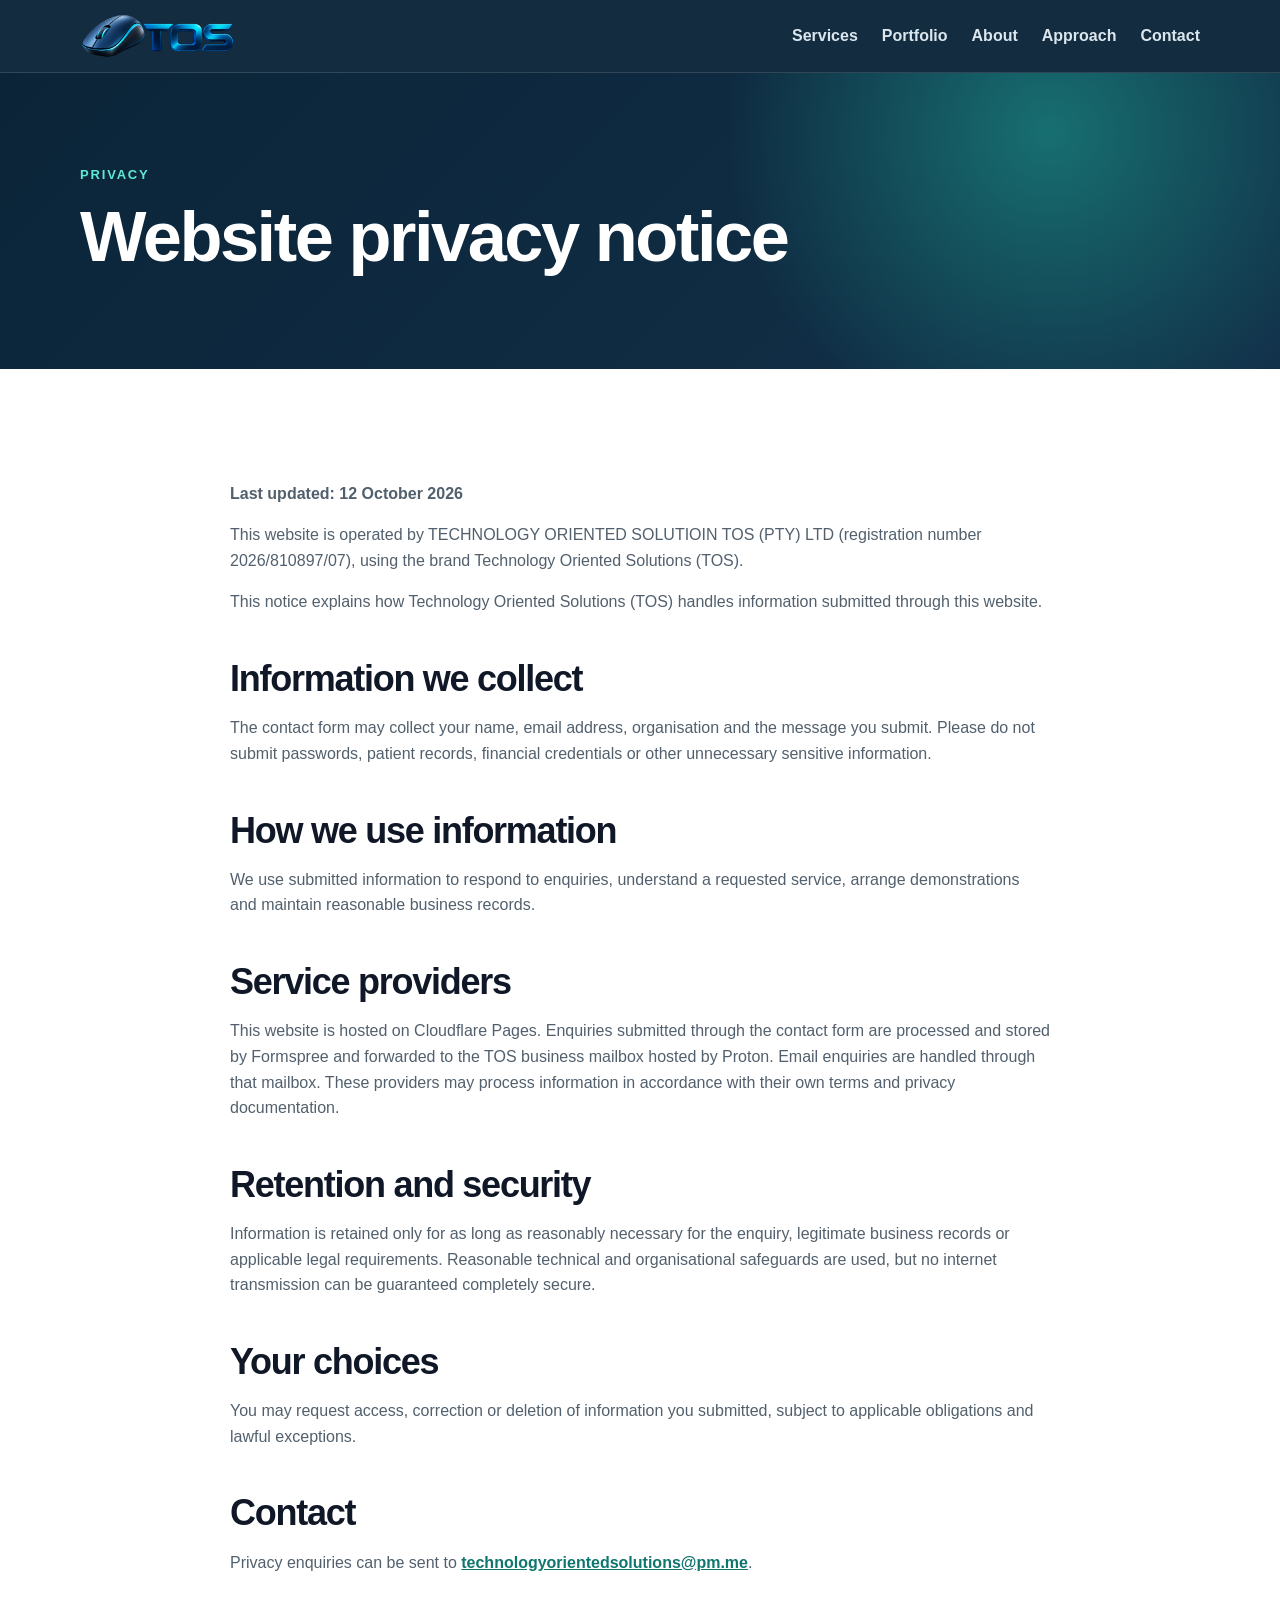
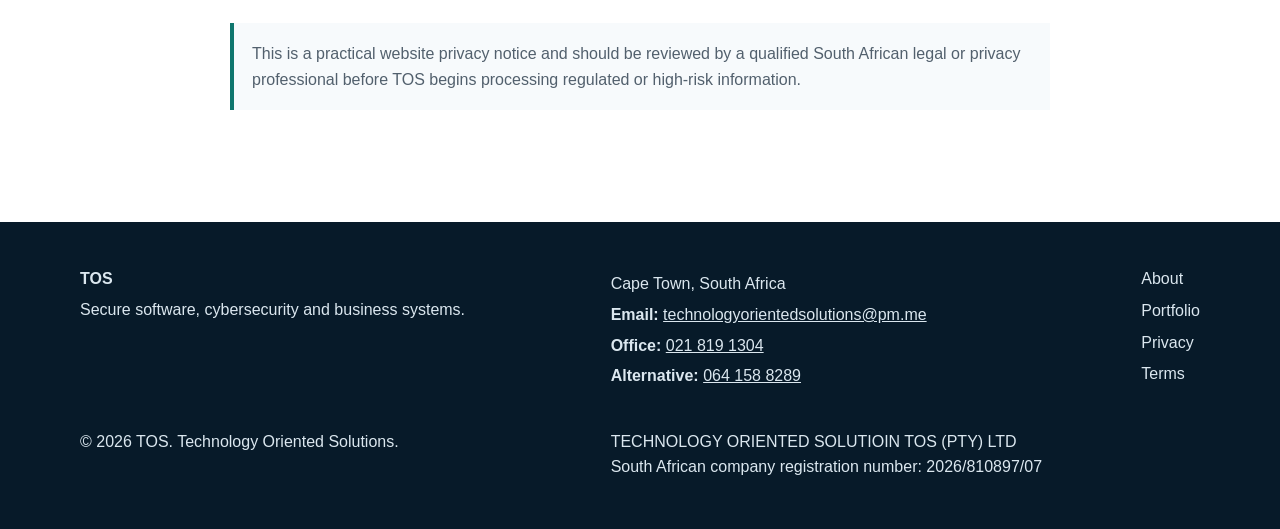
<file: privacy.html>
<!doctype html>
<html lang="en-ZA">
<head>
  <meta charset="utf-8">
  <meta name="viewport" content="width=device-width, initial-scale=1">
  <title>Privacy Notice | Technology Oriented Solutions</title>
  <meta name="description" content="Privacy information for visitors and prospective clients of Technology Oriented Solutions.">
  <meta name="theme-color" content="#0b2438">
  <meta property="og:title" content="Privacy Notice | Technology Oriented Solutions">
  <meta property="og:description" content="Privacy information for visitors and prospective clients of Technology Oriented Solutions.">
  <meta property="og:site_name" content="Technology Oriented Solutions">
  <meta property="og:type" content="website">
  <meta property="og:url" content="https://technology-oriented-solutions-website.pages.dev/privacy.html">
  <link rel="canonical" href="https://technology-oriented-solutions-website.pages.dev/privacy.html">
  <link rel="icon" href="assets/tos-3d-mouse-logo.png" type="image/png">
  <link rel="stylesheet" href="styles.css">
  <script src="script.js" defer></script>
</head>
<body>
  <a class="skip-link" href="#main">Skip to content</a>
  <header class="site-header">
    <div class="container nav-wrap">
      <a class="brand" href="index.html" aria-label="TOS home">
        <img
          class="site-logo"
          src="assets/tos-3d-mouse-logo.png"
          alt="TOS — Technology Oriented Solutions">
      </a>
      <button
        class="menu-button"
        type="button"
        aria-expanded="false"
        aria-controls="site-nav">
        Menu
      </button>
      <nav id="site-nav" class="site-nav" aria-label="Primary navigation">
        <a href="index.html#services">Services</a>
        <a href="portfolio.html">Portfolio</a>
        <a href="about.html">About</a>
        <a href="index.html#approach">Approach</a>
        <a href="index.html#contact">Contact</a>
      </nav>
    </div>
  </header>
  <main id="main">
    <section class="page-hero">
      <div class="container">
        <p class="eyebrow">Privacy</p>
        <h1>Website privacy notice</h1>
      </div>
    </section>
    
    <section class="section">
      <div class="container prose policy">
        <p class="legal-meta">Last updated: 12 October 2026</p>
        <p>This website is operated by TECHNOLOGY ORIENTED SOLUTIOIN TOS (PTY) LTD (registration number 2026/810897/07), using the brand Technology Oriented Solutions (TOS).</p>

        <p>
          This notice explains how Technology Oriented Solutions (TOS) handles
          information submitted through this website.
        </p>

        <h2>Information we collect</h2>
        <p>
          The contact form may collect your name, email address, organisation
          and the message you submit. Please do not submit passwords, patient
          records, financial credentials or other unnecessary sensitive
          information.
        </p>

        <h2>How we use information</h2>
        <p>
          We use submitted information to respond to enquiries, understand a
          requested service, arrange demonstrations and maintain reasonable
          business records.
        </p>

        <h2>Service providers</h2>
        <p>
          This website is hosted on Cloudflare Pages. Enquiries submitted through the contact form are processed and stored by Formspree and forwarded to the TOS business mailbox hosted by Proton. Email enquiries are handled through that mailbox. These providers may process information in accordance with their own terms and privacy documentation.
        </p>

        <h2>Retention and security</h2>
        <p>
          Information is retained only for as long as reasonably necessary for
          the enquiry, legitimate business records or applicable legal
          requirements. Reasonable technical and organisational safeguards are
          used, but no internet transmission can be guaranteed completely
          secure.
        </p>

        <h2>Your choices</h2>
        <p>
          You may request access, correction or deletion of information you
          submitted, subject to applicable obligations and lawful exceptions.
        </p>

        <h2>Contact</h2>
        <p>
          Privacy enquiries can be sent to
          <a href="mailto:technologyorientedsolutions@pm.me">technologyorientedsolutions@pm.me</a>.
        </p>

        <p class="legal-note">
          This is a practical website privacy notice and should be reviewed by
          a qualified South African legal or privacy professional before TOS
          begins processing regulated or high-risk information.
        </p>
      </div>
    </section>

  </main>
  <footer class="site-footer">
    <div class="container footer-grid">
      <div>
        <strong>TOS</strong>
        <p>Secure software, cybersecurity and business systems.</p>
      </div>
      <div class="footer-contact">
        <p>Cape Town, South Africa</p>
        <p>
          <strong>Email:</strong>
          <a href="mailto:technologyorientedsolutions@pm.me">technologyorientedsolutions@pm.me</a>
        </p>
        <p>
          <strong>Office:</strong>
          <a href="tel:+27218191304">021 819 1304</a>
        </p>
        <p>
          <strong>Alternative:</strong>
          <a href="tel:+27641588289">064 158 8289</a>
        </p>
      </div>
      <nav class="footer-links" aria-label="Footer navigation">
        <a href="about.html">About</a>
        <a href="portfolio.html">Portfolio</a>
        <a href="privacy.html">Privacy</a>
        <a href="terms.html">Terms</a>
      </nav>
      <p>© <span id="year"></span> TOS. Technology Oriented Solutions.</p>
      <p class="company-registration">TECHNOLOGY ORIENTED SOLUTIOIN TOS (PTY) LTD<br>South African company registration number: 2026/810897/07</p>
    </div>
  </footer>
</body>
</html>
</file>
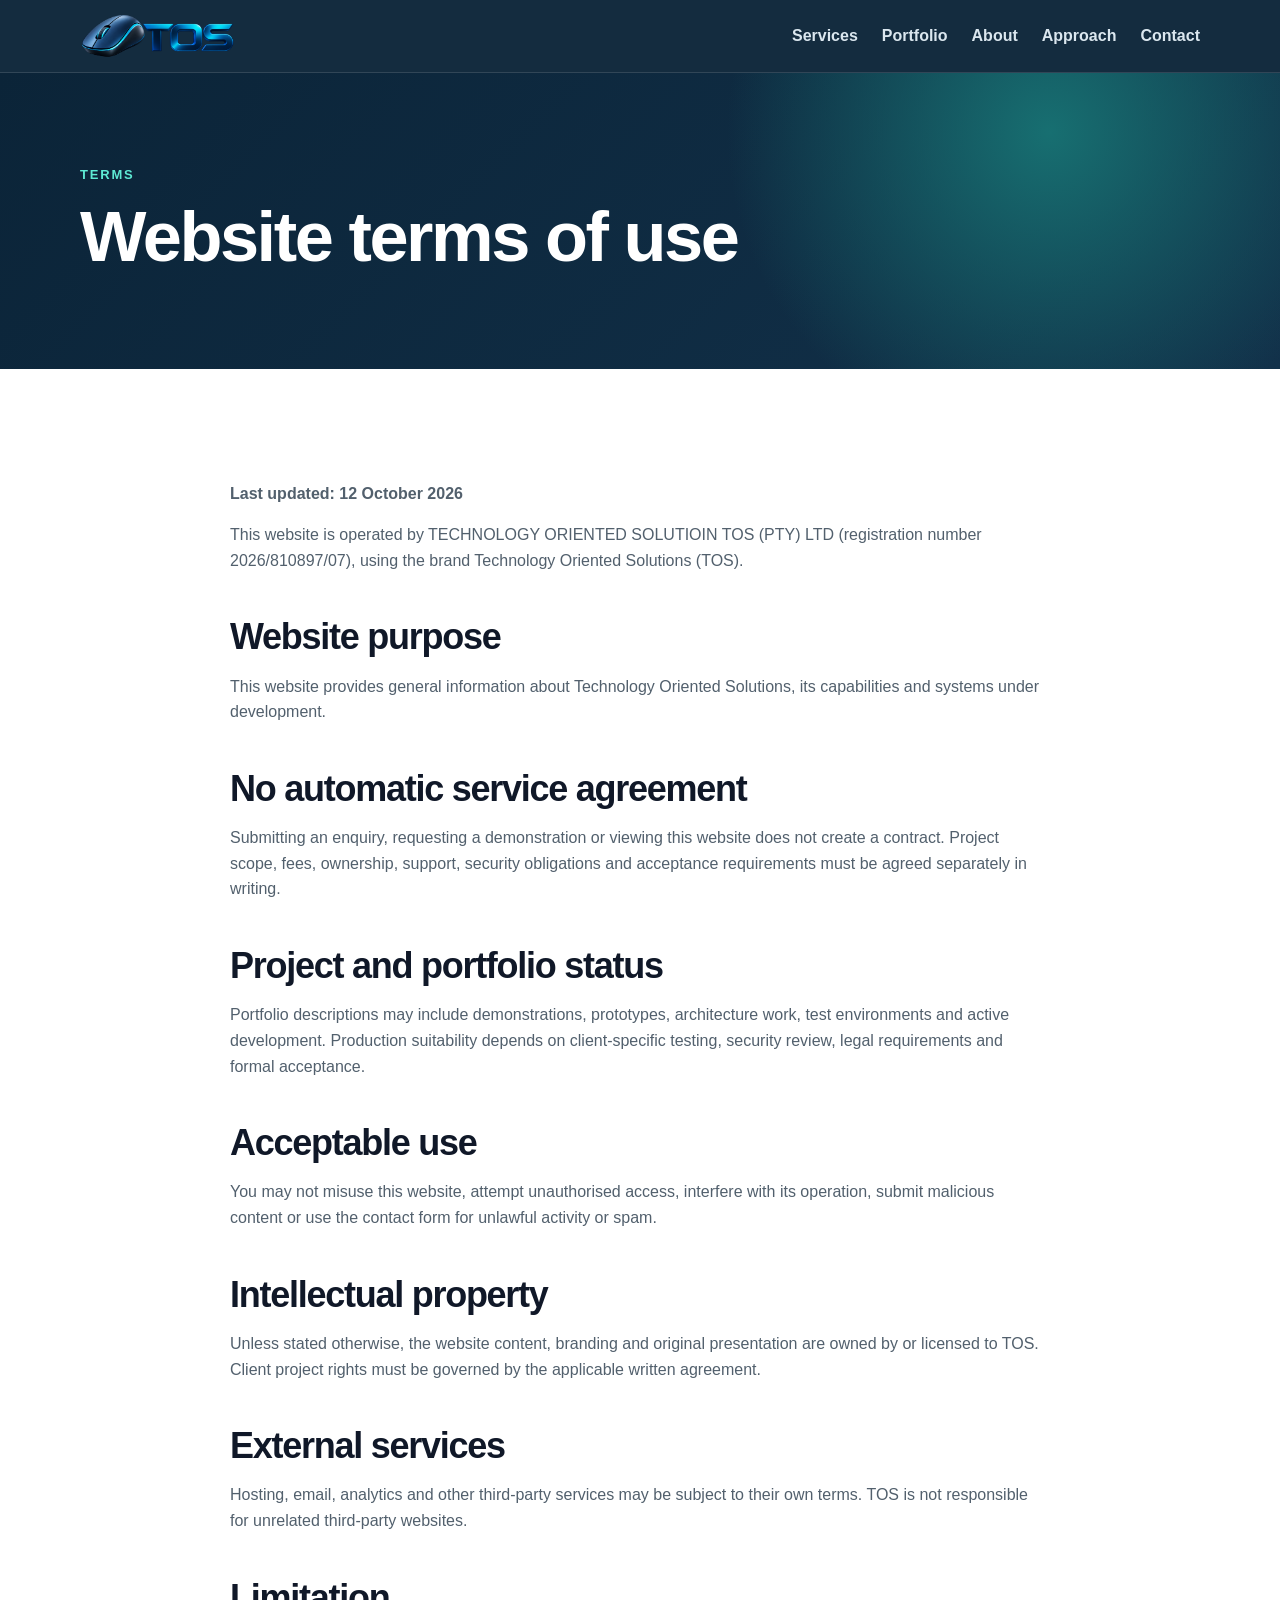
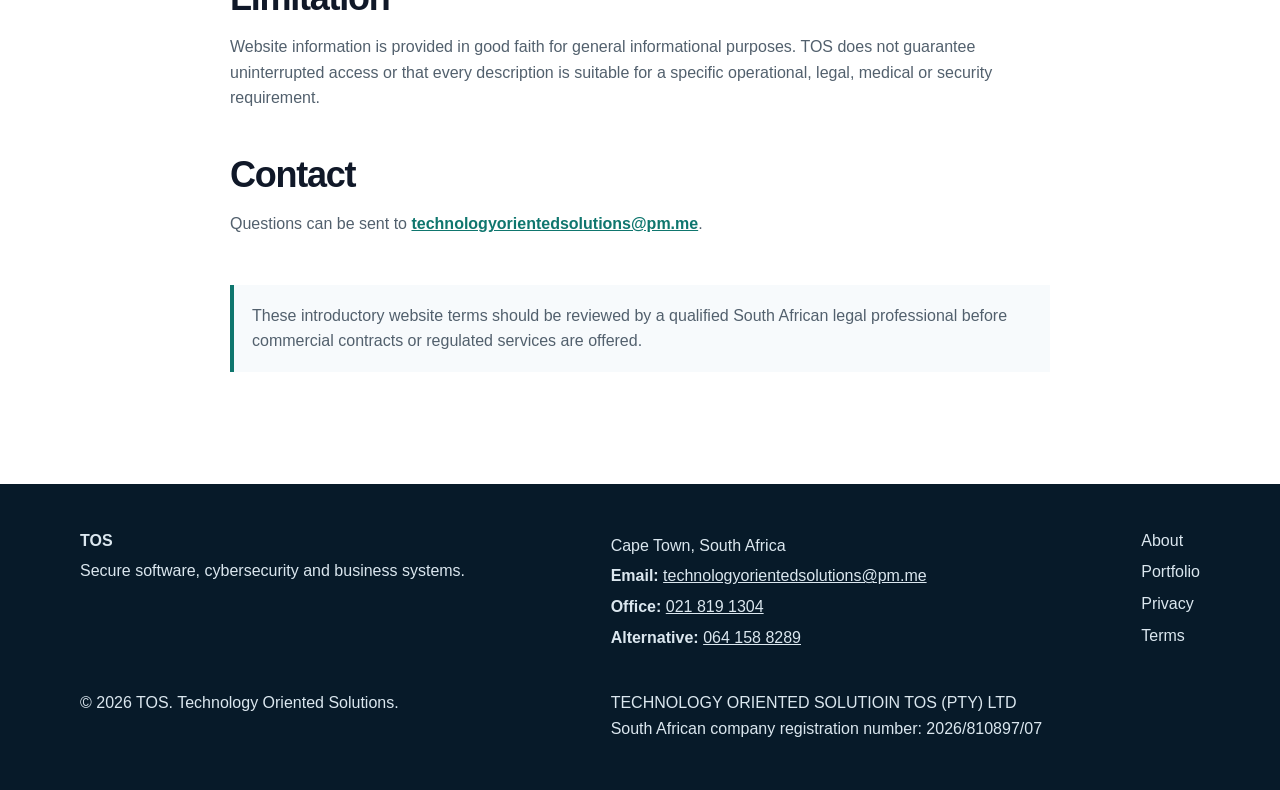
<file: terms.html>
<!doctype html>
<html lang="en-ZA">
<head>
  <meta charset="utf-8">
  <meta name="viewport" content="width=device-width, initial-scale=1">
  <title>Website Terms | Technology Oriented Solutions</title>
  <meta name="description" content="Terms governing use of the Technology Oriented Solutions website.">
  <meta name="theme-color" content="#0b2438">
  <meta property="og:title" content="Website Terms | Technology Oriented Solutions">
  <meta property="og:description" content="Terms governing use of the Technology Oriented Solutions website.">
  <meta property="og:site_name" content="Technology Oriented Solutions">
  <meta property="og:type" content="website">
  <meta property="og:url" content="https://technology-oriented-solutions-website.pages.dev/terms.html">
  <link rel="canonical" href="https://technology-oriented-solutions-website.pages.dev/terms.html">
  <link rel="icon" href="assets/tos-3d-mouse-logo.png" type="image/png">
  <link rel="stylesheet" href="styles.css">
  <script src="script.js" defer></script>
</head>
<body>
  <a class="skip-link" href="#main">Skip to content</a>
  <header class="site-header">
    <div class="container nav-wrap">
      <a class="brand" href="index.html" aria-label="TOS home">
        <img
          class="site-logo"
          src="assets/tos-3d-mouse-logo.png"
          alt="TOS — Technology Oriented Solutions">
      </a>
      <button
        class="menu-button"
        type="button"
        aria-expanded="false"
        aria-controls="site-nav">
        Menu
      </button>
      <nav id="site-nav" class="site-nav" aria-label="Primary navigation">
        <a href="index.html#services">Services</a>
        <a href="portfolio.html">Portfolio</a>
        <a href="about.html">About</a>
        <a href="index.html#approach">Approach</a>
        <a href="index.html#contact">Contact</a>
      </nav>
    </div>
  </header>
  <main id="main">
    <section class="page-hero">
      <div class="container">
        <p class="eyebrow">Terms</p>
        <h1>Website terms of use</h1>
      </div>
    </section>
    
    <section class="section">
      <div class="container prose policy">
        <p class="legal-meta">Last updated: 12 October 2026</p>
        <p>This website is operated by TECHNOLOGY ORIENTED SOLUTIOIN TOS (PTY) LTD (registration number 2026/810897/07), using the brand Technology Oriented Solutions (TOS).</p>

        <h2>Website purpose</h2>
        <p>
          This website provides general information about Technology Oriented
          Solutions, its capabilities and systems under development.
        </p>

        <h2>No automatic service agreement</h2>
        <p>
          Submitting an enquiry, requesting a demonstration or viewing this
          website does not create a contract. Project scope, fees, ownership,
          support, security obligations and acceptance requirements must be
          agreed separately in writing.
        </p>

        <h2>Project and portfolio status</h2>
        <p>
          Portfolio descriptions may include demonstrations, prototypes,
          architecture work, test environments and active development.
          Production suitability depends on client-specific testing, security
          review, legal requirements and formal acceptance.
        </p>

        <h2>Acceptable use</h2>
        <p>
          You may not misuse this website, attempt unauthorised access,
          interfere with its operation, submit malicious content or use the
          contact form for unlawful activity or spam.
        </p>

        <h2>Intellectual property</h2>
        <p>
          Unless stated otherwise, the website content, branding and original
          presentation are owned by or licensed to TOS. Client project rights
          must be governed by the applicable written agreement.
        </p>

        <h2>External services</h2>
        <p>
          Hosting, email, analytics and other third-party services may be
          subject to their own terms. TOS is not responsible for unrelated
          third-party websites.
        </p>

        <h2>Limitation</h2>
        <p>
          Website information is provided in good faith for general
          informational purposes. TOS does not guarantee uninterrupted access
          or that every description is suitable for a specific operational,
          legal, medical or security requirement.
        </p>

        <h2>Contact</h2>
        <p>
          Questions can be sent to
          <a href="mailto:technologyorientedsolutions@pm.me">technologyorientedsolutions@pm.me</a>.
        </p>

        <p class="legal-note">
          These introductory website terms should be reviewed by a qualified
          South African legal professional before commercial contracts or
          regulated services are offered.
        </p>
      </div>
    </section>

  </main>
  <footer class="site-footer">
    <div class="container footer-grid">
      <div>
        <strong>TOS</strong>
        <p>Secure software, cybersecurity and business systems.</p>
      </div>
      <div class="footer-contact">
        <p>Cape Town, South Africa</p>
        <p>
          <strong>Email:</strong>
          <a href="mailto:technologyorientedsolutions@pm.me">technologyorientedsolutions@pm.me</a>
        </p>
        <p>
          <strong>Office:</strong>
          <a href="tel:+27218191304">021 819 1304</a>
        </p>
        <p>
          <strong>Alternative:</strong>
          <a href="tel:+27641588289">064 158 8289</a>
        </p>
      </div>
      <nav class="footer-links" aria-label="Footer navigation">
        <a href="about.html">About</a>
        <a href="portfolio.html">Portfolio</a>
        <a href="privacy.html">Privacy</a>
        <a href="terms.html">Terms</a>
      </nav>
      <p>© <span id="year"></span> TOS. Technology Oriented Solutions.</p>
      <p class="company-registration">TECHNOLOGY ORIENTED SOLUTIOIN TOS (PTY) LTD<br>South African company registration number: 2026/810897/07</p>
    </div>
  </footer>
</body>
</html>
</file>
<file: styles.css>
:root {
  --navy: #0b2438; --navy-2: #12314a; --teal: #0f766e;
  --mint: #dff7f3; --paper: #f7fafc; --white: #fff;
  --ink: #101828; --muted: #52606d; --line: #d8e0e7;
  --radius: 18px; --shadow: 0 18px 45px rgba(11,36,56,.10);
}
* { box-sizing: border-box; }
html { scroll-behavior: smooth; }
body { margin: 0; color: var(--ink); background: var(--white); font: 16px/1.6 Inter, Arial, sans-serif; }
a { color: inherit; }
.container { width: min(1120px, calc(100% - 40px)); margin-inline: auto; }
.skip-link { position: fixed; left: 16px; top: -80px; z-index: 100; padding: 10px 14px; background: var(--white); }
.skip-link:focus { top: 16px; }
.site-header { position: sticky; top: 0; z-index: 20; border-bottom: 1px solid rgba(255,255,255,.12); background: 
rgba(11,36,56,.96); color: var(--white); backdrop-filter: blur(12px); }
.nav-wrap { min-height: 72px; display: flex; align-items: center; justify-content: space-between; gap: 24px; }
.brand { display: inline-flex; align-items: center; gap: 10px; text-decoration: none; font-weight: 800; letter
spacing: -.02em; }
.brand-mark { display: grid; place-items: center; width: 38px; height: 38px; border-radius: 10px; background: var(-
teal); font-size: 13px; }
.site-nav { display: flex; align-items: center; gap: 24px; }
.site-nav a { text-decoration: none; color: #dbe7ef; font-weight: 650; }
.site-nav a:hover, .site-nav a:focus-visible { color: var(--white); }
.menu-button { display: none; padding: 9px 12px; border: 1px solid #557082; border-radius: 9px; color: var(--white); 
background: transparent; }
.hero { overflow: hidden; color: var(--white); background: radial-gradient(circle at 80% 20%, #176f71 0, transparent 
30%), linear-gradient(135deg, var(--navy), var(--navy-2)); }
.hero-grid { min-height: 680px; display: grid; grid-template-columns: 1.25fr .75fr; align-items: center; gap: 70px; 
padding-block: 90px; }
.eyebrow { margin: 0 0 12px; color: #5eead4; font-size: 13px; font-weight: 800; letter-spacing: .14em; text-transform: 
uppercase; }
h1, h2, h3 { margin-top: 0; line-height: 1.12; letter-spacing: -.035em; }
h1 { max-width: 820px; margin-bottom: 22px; font-size: clamp(42px, 6vw, 76px); }
h2 { max-width: 760px; margin-bottom: 28px; font-size: clamp(32px, 4vw, 52px); }
h3 { margin-bottom: 10px; font-size: 22px; }
.hero-copy { max-width: 720px; color: #dbe7ef; font-size: 20px; }
.actions { display: flex; flex-wrap: wrap; gap: 12px; margin: 30px 0 22px; }
.button { display: inline-flex; justify-content: center; align-items: center; min-height: 48px; padding: 11px 18px; 
border: 1px solid transparent; border-radius: 11px; text-decoration: none; font: inherit; font-weight: 800; cursor: 
pointer; }
.primary { color: var(--white); background: var(--teal); }
.primary:hover { background: #0b5f59; }
.secondary { color: var(--white); border-color: #6d8798; background: transparent; }
.status { color: #a9becb; font-size: 14px; }
.system-panel { padding: 18px; border: 1px solid rgba(255,255,255,.18); border-radius: var(--radius); background: 
rgba(255,255,255,.07); box-shadow: var(--shadow); }
.panel-line { display: flex; gap: 18px; padding: 20px 12px; border-bottom: 1px solid rgba(255,255,255,.12); }
.panel-line:last-child { border-bottom: 0; }
.panel-line span { color: #5eead4; font-family: monospace; }
.section { padding-block: 96px; }
.section .eyebrow { color: var(--teal); }
.section-intro { max-width: 760px; margin: -10px 0 34px; color: var(--muted); font-size: 18px; }
.card-grid { display: grid; grid-template-columns: repeat(3, 1fr); gap: 18px; }
.card { min-height: 250px; padding: 26px; border: 1px solid var(--line); border-radius: var(--radius); background: 
var(--white); }
.card span { color: var(--teal); font: 700 13px monospace; }
.card h3 { margin-top: 38px; }
.card p { color: var(--muted); }
.alt { background: var(--paper); }
.solution-list { border-top: 1px solid var(--line); }
.solution-list article { display: grid; grid-template-columns: 1fr 1.5fr auto; align-items: center; gap: 30px; 
padding: 28px 0; border-bottom: 1px solid var(--line); }
.solution-list h3, .solution-type { margin: 0; }
.solution-type { color: var(--teal); font-size: 13px; font-weight: 800; text-transform: uppercase; }
.solution-list article > span { padding: 6px 10px; border-radius: 999px; background: #e5ecef; color: #344054; font
size: 13px; font-weight: 750; }
.dark { color: var(--white); background: var(--navy); }
.approach-grid { display: grid; grid-template-columns: .8fr 1.2fr; gap: 70px; }
.steps { margin: 0; padding: 0; list-style: none; }
.steps li { display: grid; grid-template-columns: 48px 1fr; gap: 18px; padding: 22px 0; border-bottom: 1px solid 
#345164; }
.steps li > span { display: grid; place-items: center; width: 42px; height: 42px; border-radius: 50%; background: 
var(--teal); font-weight: 800; }
.steps h3, .steps p { margin: 0; }
.steps p { color: #c3d1da; }
.contact-grid { display: grid; grid-template-columns: .8fr 1.2fr; gap: 70px; }

form { display: grid; gap: 16px; }
label { display: grid; gap: 7px; font-weight: 750; }
input, textarea { width: 100%; padding: 12px 13px; border: 1px solid #aebbc5; border-radius: 9px; font: inherit; }
input:focus, textarea:focus { outline: 3px solid #99f6e4; border-color: var(--teal); }
.consent { grid-template-columns: 20px 1fr; align-items: start; font-weight: 500; }
.consent input { margin-top: 5px; }
.hidden { position: absolute; left: -10000px; }
.site-footer { padding-block: 44px; color: #dbe7ef; background: #071a29; }
.footer-grid { display: grid; grid-template-columns: 1fr 1fr auto; gap: 30px; align-items: start; }
.footer-grid p { margin: 5px 0; }
@media (max-width: 820px) {
  .hero-grid, .approach-grid, .contact-grid { grid-template-columns: 1fr; }
  .hero-grid { min-height: auto; gap: 48px; padding-block: 72px; }
  .card-grid { grid-template-columns: 1fr 1fr; }
  .solution-list article { grid-template-columns: 1fr; gap: 10px; }
  .footer-grid { grid-template-columns: 1fr; }
}
@media (max-width: 620px) {
  .menu-button { display: inline-flex; }
  .site-nav { display: none; position: absolute; top: 72px; left: 0; right: 0; flex-direction: column; align-items: 
stretch; padding: 18px 20px; background: var(--navy); }
  .site-nav.open { display: flex; }
  .card-grid { grid-template-columns: 1fr; }
  .section { padding-block: 70px; }
  h1 { font-size: 42px; }
}

.site-logo {
  display: block;
  width: auto;
  height: 58px;
  max-width: min(360px, 62vw);
  object-fit: contain;
}

@media (max-width: 700px) {
  .site-logo {
    height: 42px;
    max-width: 230px;
  }
}

/* TOS REBRAND */
.brand {
  display: inline-flex;
  align-items: center;
  gap: 0.85rem;
  color: #ffffff;
  text-decoration: none;
}

.brand-logo {
  display: block;
  width: clamp(145px, 18vw, 205px);
  height: auto;
}

.hero-brand-expansion {
  margin: 0.35rem 0 0;
  color: #8ee8dc;
  font-size: clamp(0.85rem, 1.6vw, 1.05rem);
  font-weight: 750;
  letter-spacing: 0.14em;
  text-transform: uppercase;
}

.hero-tagline {
  margin: 0.6rem 0 1.2rem;
  color: #ffffff;
  font-size: clamp(1rem, 2vw, 1.25rem);
  font-weight: 650;
}

.service-location {
  display: inline-flex;
  align-items: center;
  gap: 0.9rem;
  margin-top: 1.5rem;
  padding: 0.9rem 1.1rem;
  border: 1px solid rgba(15, 118, 110, 0.25);
  border-radius: 14px;
  background: rgba(240, 253, 250, 0.95);
  color: #123047;
  box-shadow: 0 10px 30px rgba(7, 26, 41, 0.08);
}

.location-icon {
  display: grid;
  width: 2.4rem;
  height: 2.4rem;
  place-items: center;
  border-radius: 50%;
  background: #0f766e;
  color: #ffffff;
  font-size: 1.3rem;
  font-weight: 800;
}

.service-location span:last-child {
  display: grid;
  gap: 0.18rem;
}

.service-location strong {
  font-size: 0.98rem;
}

.service-location small {
  color: #526777;
  font-size: 0.84rem;
}

@media (max-width: 640px) {
  .brand-logo {
    width: 145px;
  }

  .service-location {
    width: 100%;
    align-items: flex-start;
  }
}

/* RESPONSIVE TOS HEADING */
.hero h1 {
  max-width: 800px;
  margin-bottom: 22px;
  font-size: clamp(2.25rem, 5vw, 4.5rem);
  line-height: 1.05;
  letter-spacing: -0.035em;
  overflow-wrap: normal;
  word-break: normal;
  text-wrap: balance;
}

@media (max-width: 820px) {
  .hero h1 {
    max-width: 650px;
    font-size: clamp(2.1rem, 6vw, 3.4rem);
  }
}

@media (max-width: 620px) {
  .hero h1 {
    max-width: 100%;
    font-size: clamp(2rem, 10vw, 2.65rem);
    line-height: 1.1;
    letter-spacing: -0.025em;
  }
}

/* TOS CONTENT PAGES */
.page-hero {
  padding-block: 92px;
  color: var(--white);
  background:
    radial-gradient(circle at 82% 20%, #176f71 0, transparent 30%),
    linear-gradient(135deg, var(--navy), var(--navy-2));
}

.page-hero h1 {
  max-width: 900px;
  margin-bottom: 0;
  font-size: clamp(2.4rem, 5.5vw, 4.8rem);
  text-wrap: balance;
}

.content-grid {
  display: grid;
  grid-template-columns: 1.35fr 0.65fr;
  gap: 70px;
  align-items: start;
}

.prose {
  max-width: 820px;
}

.prose .lead {
  color: var(--navy-2);
  font-size: clamp(1.2rem, 2vw, 1.45rem);
  font-weight: 650;
}

.prose h2 {
  margin-top: 44px;
  margin-bottom: 14px;
  font-size: clamp(1.6rem, 3vw, 2.25rem);
}

.prose h3 {
  margin-top: 30px;
}

.prose p,
.prose li {
  color: var(--muted);
}

.prose a {
  color: var(--teal);
  font-weight: 750;
}

.info-panel {
  position: sticky;
  top: 104px;
  padding: 28px;
  border: 1px solid var(--line);
  border-radius: var(--radius);
  background: var(--paper);
  box-shadow: var(--shadow);
}

.info-panel h2 {
  font-size: 1.7rem;
}

.check-list {
  display: grid;
  gap: 14px;
  margin: 0 0 28px;
  padding-left: 22px;
  color: var(--muted);
}

.case-grid {
  display: grid;
  grid-template-columns: repeat(2, minmax(0, 1fr));
  gap: 22px;
}

.case-study {
  padding: 30px;
  border: 1px solid var(--line);
  border-radius: var(--radius);
  background: var(--white);
  box-shadow: 0 12px 35px rgba(11, 36, 56, 0.06);
}

.case-study h2 {
  margin-bottom: 28px;
  font-size: clamp(1.8rem, 3vw, 2.5rem);
}

.case-study h3 {
  margin-top: 24px;
  margin-bottom: 6px;
  font-size: 1rem;
  letter-spacing: 0;
}

.case-study p {
  color: var(--muted);
}

.case-study .technology {
  margin-top: 26px;
  padding-top: 18px;
  border-top: 1px solid var(--line);
  color: var(--teal);
  font-size: 0.9rem;
  font-weight: 750;
}

.page-cta {
  margin-top: 50px;
  padding: 38px;
  border-radius: var(--radius);
  color: var(--white);
  background: var(--navy);
}

.page-cta h2 {
  margin-bottom: 12px;
}

.page-cta p {
  color: #c3d1da;
}

.policy {
  margin-inline: auto;
}

.legal-meta {
  font-weight: 750;
}

.legal-note {
  margin-top: 48px;
  padding: 18px;
  border-left: 4px solid var(--teal);
  background: var(--paper);
}

.footer-links {
  display: grid;
  gap: 6px;
}

.footer-links a {
  color: #dbe7ef;
  text-decoration: none;
}

.footer-links a:hover,
.footer-links a:focus-visible {
  color: var(--white);
  text-decoration: underline;
}

@media (max-width: 820px) {
  .content-grid,
  .case-grid {
    grid-template-columns: 1fr;
  }

  .info-panel {
    position: static;
  }
}

@media (max-width: 620px) {
  .page-hero {
    padding-block: 68px;
  }

  .page-hero h1 {
    font-size: clamp(2.1rem, 10vw, 3rem);
  }

  .case-study,
  .page-cta {
    padding: 24px;
  }
}

/* TOS HOME BACKGROUND START */
.hero {
  position: relative;
  isolation: isolate;
  overflow: hidden;
  background: #08283b;
}

.hero::before {
  position: absolute;
  z-index: -2;
  inset: -18px;
  content: "";
  background-image:
    url("assets/tos-home-background.jpg");
  background-position: center;
  background-size: cover;
  background-repeat: no-repeat;
  opacity: 0.38;
}

.hero::after {
  position: absolute;
  z-index: -1;
  inset: 0;
  content: "";
  background:
    linear-gradient(
      90deg,
      rgba(5, 28, 46, 0.96) 0%,
      rgba(5, 39, 57, 0.86) 52%,
      rgba(8, 70, 78, 0.72) 100%
    );
}

.hero > * {
  position: relative;
  z-index: 1;
}
/* TOS HOME BACKGROUND END */

/* INTERACTIVE SERVICE CARDS */
.service-card {
  min-height: 0;
  padding: 0;
  overflow: hidden;
  transition: border-color .2s ease, box-shadow .2s ease, transform .2s ease;
}

.service-card:hover {
  border-color: rgba(15, 118, 110, .45);
  box-shadow: 0 16px 38px rgba(11, 36, 56, .10);
  transform: translateY(-3px);
}

.service-card[open] {
  grid-column: span 2;
  border-color: var(--teal);
  box-shadow: var(--shadow);
  transform: none;
}

.service-card summary {
  position: relative;
  min-height: 250px;
  padding: 26px;
  list-style: none;
  cursor: pointer;
}

.service-card summary::-webkit-details-marker {
  display: none;
}

.service-card summary:focus-visible {
  outline: 3px solid #5eead4;
  outline-offset: -3px;
}

.service-card .service-number {
  color: var(--teal);
  font: 700 13px monospace;
}

.service-card summary h3 {
  margin-top: 38px;
}

.service-card summary p,
.service-details p,
.service-details li {
  color: var(--muted);
}

.service-toggle {
  display: inline-flex;
  margin-top: 8px;
  color: var(--teal);
  font-size: .92rem;
}

.service-toggle::after {
  margin-left: 8px;
  content: "＋";
}

.service-card[open] .service-toggle::after {
  content: "−";
}

.close-label,
.service-card[open] .open-label {
  display: none;
}

.service-card[open] .close-label {
  display: inline;
}

.service-details {
  padding: 0 26px 28px;
  border-top: 1px solid var(--line);
  animation: service-reveal .24s ease-out;
}

.service-details > p {
  max-width: 760px;
  margin-top: 24px;
}

.service-details ul {
  display: grid;
  gap: 8px;
  padding-left: 22px;
}

.service-actions {
  display: flex;
  flex-wrap: wrap;
  align-items: center;
  gap: 12px;
  margin-top: 24px;
}

.service-email {
  color: var(--navy);
  border-color: var(--teal);
  background: var(--white);
}

.service-email:hover,
.service-email:focus-visible {
  color: var(--white);
  background: var(--teal);
}

.service-text-link {
  padding: 10px 4px;
  color: var(--teal);
  font-weight: 800;
  text-decoration: none;
}

.service-text-link:hover,
.service-text-link:focus-visible {
  text-decoration: underline;
}

@keyframes service-reveal {
  from {
    opacity: 0;
    transform: translateY(-8px);
  }
  to {
    opacity: 1;
    transform: translateY(0);
  }
}

@media (max-width: 820px) {
  .service-card[open] {
    grid-column: 1 / -1;
  }
}

@media (max-width: 620px) {
  .service-card summary {
    min-height: 220px;
  }

  .service-actions {
    align-items: stretch;
    flex-direction: column;
  }

  .service-actions .button,
  .service-text-link {
    width: 100%;
    text-align: center;
  }
}

@media (prefers-reduced-motion: reduce) {
  .service-card,
  .service-details {
    transition: none;
    animation: none;
  }
}

/* SERVICE VISUALS START */
.service-visual-frame {
  position: relative;
  width: 104px;
  height: 104px;
  margin: 18px 0 22px;
  overflow: hidden;
  border: 1px solid rgba(15, 118, 110, 0.24);
  border-radius: 22px;
  background: #e8f1f4;
  box-shadow: 0 10px 24px rgba(11, 36, 56, 0.13);
}
.service-visual-frame::after {
  position: absolute;
  inset: 0;
  content: "";
  pointer-events: none;
  background: linear-gradient(180deg, transparent 55%, rgba(7, 26, 41, 0.16));
}
.service-visual {
  display: block;
  width: 100%;
  height: 100%;
  object-fit: cover;
  object-position: center;
  transition: transform .3s ease, filter .3s ease;
}
.service-card:hover .service-visual,
.service-card[open] .service-visual {
  transform: scale(1.08);
  filter: saturate(1.06) contrast(1.04);
}
.service-card[open] .service-visual-frame {
  width: 120px;
  height: 120px;
}
.service-card summary h3 {
  margin-top: 8px;
}
@media (max-width: 620px) {
  .service-visual-frame {
    width: 88px;
    height: 88px;
    border-radius: 18px;
  }
  .service-card[open] .service-visual-frame {
    width: 104px;
    height: 104px;
  }
}
@media (prefers-reduced-motion: reduce) {
  .service-visual { transition: none; }
  .service-card:hover .service-visual,
  .service-card[open] .service-visual { transform: none; }
}
/* SERVICE VISUALS END */


/* SERVICE EXPLANATION CONTENT */
.service-explanation {
  max-width: 840px;
}
.service-explanation h4 {
  margin: 26px 0 8px;
  color: var(--navy);
  font-size: 1.08rem;
  line-height: 1.3;
  letter-spacing: -.01em;
}
.service-explanation h4:first-child {
  margin-top: 24px;
}
.service-explanation p {
  margin: 0;
}
.service-explanation ul {
  grid-template-columns: repeat(2, minmax(0, 1fr));
  gap: 10px 28px;
  margin: 10px 0 0;
}
.service-outcome {
  margin-top: 28px;
  padding: 18px 20px;
  border-left: 4px solid var(--teal);
  border-radius: 0 12px 12px 0;
  background: var(--mint);
}
.service-outcome h4 {
  margin-top: 0;
}
.service-outcome p {
  color: var(--navy-2);
}
@media (max-width: 620px) {
  .service-explanation ul {
    grid-template-columns: 1fr;
  }
}

/* REFINED PORTFOLIO LIST */
#solutions {
  position: relative;
  overflow: hidden;
  background:
    radial-gradient(circle at 90% 8%, rgba(15,118,110,.08), transparent 25%),
    var(--paper);
}

#solutions .section-intro {
  margin-bottom: 42px;
}

#solutions .solution-list {
  display: grid;
  gap: 16px;
  border-top: 0;
}

#solutions .solution-list article {
  position: relative;
  grid-template-columns: minmax(190px, .9fr) minmax(280px, 1.55fr) auto;
  gap: 30px;
  padding: 26px 28px 26px 34px;
  overflow: hidden;
  border: 1px solid rgba(11,36,56,.11);
  border-radius: 16px;
  background: rgba(255,255,255,.94);
  box-shadow: 0 10px 28px rgba(11,36,56,.055);
  transition:
    transform .22s ease,
    border-color .22s ease,
    box-shadow .22s ease;
}

#solutions .solution-list article::before {
  position: absolute;
  top: 0;
  bottom: 0;
  left: 0;
  width: 5px;
  content: "";
  background: linear-gradient(180deg, #14b8a6, var(--teal));
}

#solutions .solution-list article:hover {
  border-color: rgba(15,118,110,.32);
  box-shadow: 0 18px 38px rgba(11,36,56,.10);
  transform: translateY(-3px);
}

#solutions .solution-list article > div {
  position: relative;
}

#solutions .solution-list h3 {
  margin-top: 5px;
  color: var(--navy);
  font-size: clamp(1.18rem, 2vw, 1.5rem);
}

#solutions .solution-list article > p {
  margin: 0;
  color: var(--muted);
  line-height: 1.7;
}

#solutions .solution-type {
  letter-spacing: .09em;
}

#solutions .solution-list article > span {
  position: relative;
  padding: 7px 11px 7px 27px;
  white-space: nowrap;
  border: 1px solid rgba(15,118,110,.15);
  color: #24504d;
  background: #edf9f7;
  font-size: .76rem;
}

#solutions .solution-list article > span::before {
  position: absolute;
  top: 50%;
  left: 11px;
  width: 7px;
  height: 7px;
  border-radius: 50%;
  content: "";
  background: var(--teal);
  box-shadow: 0 0 0 4px rgba(15,118,110,.11);
  transform: translateY(-50%);
}

@media (max-width: 820px) {
  #solutions .solution-list article {
    grid-template-columns: 1fr;
    gap: 12px;
    padding: 24px 24px 24px 30px;
  }

  #solutions .solution-list article > span {
    width: fit-content;
    white-space: normal;
  }
}

@media (max-width: 620px) {
  #solutions .solution-list {
    gap: 12px;
  }

  #solutions .solution-list article {
    border-radius: 14px;
  }
}

@media (prefers-reduced-motion: reduce) {
  #solutions .solution-list article {
    transition: none;
  }

  #solutions .solution-list article:hover {
    transform: none;
  }
}

/* PORTFOLIO ROW VISUALS START */
#solutions .solution-list .portfolio-row {
  grid-template-columns:
    176px
    minmax(180px, 0.8fr)
    minmax(260px, 1.35fr)
    auto;
  align-items: center;
}

.portfolio-row-visual {
  position: relative;
  width: 176px;
  height: 116px;
  margin: 0;
  overflow: hidden;
  border: 1px solid rgba(15, 118, 110, 0.18);
  border-radius: 14px;
  background: #e8f1f4;
  box-shadow:
    0 12px 25px rgba(11, 36, 56, 0.13);
}

.portfolio-row-visual::after {
  position: absolute;
  inset: 0;
  content: "";
  pointer-events: none;
  background:
    linear-gradient(
      135deg,
      rgba(255, 255, 255, 0.16),
      transparent 45%,
      rgba(7, 26, 41, 0.15)
    );
}

.portfolio-row-visual img {
  display: block;
  width: 100%;
  height: 100%;
  object-fit: cover;
  object-position: center;
  transition:
    transform 0.35s ease,
    filter 0.35s ease;
}

.portfolio-row:hover .portfolio-row-visual img {
  transform: scale(1.065);
  filter: saturate(1.07) contrast(1.03);
}

.js .reveal-on-scroll {
  opacity: 0;
  transform: translateY(22px);
}

.js .reveal-on-scroll.is-visible {
  opacity: 1;
  transform: translateY(0);
  transition:
    opacity 0.55s ease,
    transform 0.55s ease;
}

@media (max-width: 900px) {
  #solutions .solution-list .portfolio-row {
    grid-template-columns: 142px 1fr;
  }

  .portfolio-row-visual {
    grid-row: span 2;
    width: 142px;
    height: 104px;
  }

  #solutions .portfolio-row > p {
    grid-column: 2;
  }

  #solutions .portfolio-row > span {
    grid-column: 2;
  }
}

@media (max-width: 620px) {
  #solutions .solution-list .portfolio-row {
    grid-template-columns: 104px minmax(0, 1fr);
    gap: 14px;
  }

  .portfolio-row-visual {
    grid-row: auto;
    width: 104px;
    height: 88px;
    border-radius: 12px;
  }

  #solutions .portfolio-row > p,
  #solutions .portfolio-row > span {
    grid-column: 1 / -1;
  }
}

@media (prefers-reduced-motion: reduce) {
  .portfolio-row-visual img,
  .js .reveal-on-scroll,
  .js .reveal-on-scroll.is-visible {
    transition: none;
    transform: none;
  }

  .js .reveal-on-scroll {
    opacity: 1;
  }
}
/* PORTFOLIO ROW VISUALS END */

/* PORTFOLIO STORIES START */
.portfolio-stories {
  display: grid;
  gap: 34px;
}

.portfolio-story {
  display: grid;
  grid-template-columns: minmax(0, 1fr) minmax(340px, 0.9fr);
  align-items: center;
  gap: clamp(32px, 5vw, 70px);
  min-height: 440px;
  padding: clamp(28px, 4vw, 48px);
  overflow: hidden;
  border: 1px solid rgba(11, 36, 56, 0.11);
  border-radius: 22px;
  background: #ffffff;
  box-shadow: 0 20px 50px rgba(11, 36, 56, 0.08);
}

.portfolio-story-reverse {
  grid-template-columns: minmax(340px, 0.9fr) minmax(0, 1fr);
}

.portfolio-story-copy {
  min-width: 0;
}

.portfolio-story-copy h2 {
  margin: 8px 0 28px;
  font-size: clamp(2rem, 4vw, 3.2rem);
}

.portfolio-story-copy h3 {
  margin: 24px 0 7px;
  color: var(--navy);
  font-size: 1.05rem;
  letter-spacing: 0;
}

.portfolio-story-copy p {
  color: var(--muted);
}

.portfolio-story-image {
  position: relative;
  width: 100%;
  max-width: 500px;
  aspect-ratio: 10 / 7;
  margin: 0;
  overflow: hidden;
  border: 1px solid rgba(15, 118, 110, 0.18);
  border-radius: 20px;
  background: #e8f1f4;
  box-shadow:
    0 26px 55px rgba(11, 36, 56, 0.17),
    18px 18px 0 rgba(15, 118, 110, 0.075);
}

.portfolio-story-reverse .portfolio-story-image {
  justify-self: start;
  box-shadow:
    0 26px 55px rgba(11, 36, 56, 0.17),
    -18px 18px 0 rgba(15, 118, 110, 0.075);
}

.portfolio-story:not(.portfolio-story-reverse)
.portfolio-story-image {
  justify-self: end;
}

.portfolio-story-image::after {
  position: absolute;
  inset: 0;
  content: "";
  pointer-events: none;
  background:
    linear-gradient(
      145deg,
      rgba(255, 255, 255, 0.16),
      transparent 42%,
      rgba(7, 26, 41, 0.12)
    );
}

.portfolio-story-image img {
  display: block;
  width: 100%;
  height: 100%;
  object-fit: cover;
  object-position: center;
  transition:
    transform 0.45s ease,
    filter 0.45s ease;
}

.portfolio-story:hover .portfolio-story-image img {
  transform: scale(1.035);
  filter: saturate(1.05) contrast(1.025);
}

.portfolio-feature-list {
  display: grid;
  gap: 10px;
  margin: 24px 0;
  padding: 0;
  list-style: none;
}

.portfolio-feature-list li {
  position: relative;
  padding-left: 30px;
  color: #344054;
  font-weight: 650;
}

.portfolio-feature-list li::before {
  position: absolute;
  top: 0.55em;
  left: 2px;
  width: 10px;
  height: 10px;
  border-radius: 3px;
  content: "";
  background: linear-gradient(135deg, #2dd4bf, var(--teal));
  box-shadow: 0 0 0 5px rgba(15, 118, 110, 0.09);
  transform: rotate(45deg);
}

.portfolio-story .technology {
  margin-top: 28px;
  padding-top: 18px;
  border-top: 1px solid var(--line);
  color: var(--teal);
  font-size: 0.88rem;
  font-weight: 800;
}

@media (max-width: 900px) {
  .portfolio-story,
  .portfolio-story-reverse {
    grid-template-columns: 1fr;
    min-height: 0;
  }

  .portfolio-story-image,
  .portfolio-story-reverse .portfolio-story-image,
  .portfolio-story:not(.portfolio-story-reverse)
  .portfolio-story-image {
    grid-row: 1;
    justify-self: stretch;
    max-width: none;
    box-shadow: 0 18px 40px rgba(11, 36, 56, 0.15);
  }
}

@media (max-width: 620px) {
  .portfolio-stories {
    gap: 20px;
  }

  .portfolio-story {
    gap: 26px;
    padding: 22px;
    border-radius: 17px;
  }

  .portfolio-story-image {
    border-radius: 15px;
  }

  .portfolio-story-copy h2 {
    margin-bottom: 22px;
  }
}

@media (prefers-reduced-motion: reduce) {
  .portfolio-story-image img {
    transition: none;
  }

  .portfolio-story:hover .portfolio-story-image img {
    transform: none;
  }
}
/* PORTFOLIO STORIES END */

/* ABOUT BACKGROUND START */
.about-background-section {
  position: relative;
  isolation: isolate;
  overflow: hidden;
  min-height: 760px;
  background: #dfeaed;
}

.about-background-section::before {
  position: absolute;
  z-index: -2;
  inset: -24px;
  content: "";
  background-image:
    url("assets/about/about-tos.webp");
  background-position: center;
  background-size: cover;
  background-repeat: no-repeat;
  filter: blur(4px);
  transform: scale(1.035);
}

.about-background-section::after {
  position: absolute;
  z-index: -1;
  inset: 0;
  content: "";
  background:
    linear-gradient(
      110deg,
      rgba(238, 248, 249, 0.94) 0%,
      rgba(247, 250, 252, 0.86) 55%,
      rgba(223, 247, 243, 0.80) 100%
    );
}

.about-background-section .content-grid {
  position: relative;
  z-index: 1;
}

.about-background-section .prose {
  padding: clamp(26px, 4vw, 44px);
  border: 1px solid rgba(255, 255, 255, 0.64);
  border-radius: 20px;
  background: rgba(255, 255, 255, 0.78);
  box-shadow:
    0 22px 50px rgba(11, 36, 56, 0.12);
  backdrop-filter: blur(10px);
}

.about-background-section .prose .lead {
  padding-left: 18px;
  border-left: 4px solid var(--teal);
  color: var(--navy);
}

.about-background-section .prose h2 {
  color: var(--navy);
}

.about-background-section .prose p {
  color: #344c5d;
}

.about-background-section .info-panel {
  border-color: rgba(255, 255, 255, 0.68);
  background: rgba(247, 250, 252, 0.86);
  box-shadow:
    0 22px 50px rgba(11, 36, 56, 0.14);
  backdrop-filter: blur(12px);
}

.about-background-section .check-list li {
  padding: 8px 0;
}

@media (max-width: 820px) {
  .about-background-section::before {
    background-position: 60% center;
  }
}

@media (max-width: 620px) {
  .about-background-section {
    min-height: auto;
  }

  .about-background-section::before {
    filter: blur(3px);
  }

  .about-background-section .prose {
    padding: 24px;
    border-radius: 16px;
  }
}

@media (prefers-reduced-transparency: reduce) {
  .about-background-section .prose,
  .about-background-section .info-panel {
    background: #ffffff;
    backdrop-filter: none;
  }
}
/* ABOUT BACKGROUND END */

/* Accessible enquiry feedback */
#enquiry-status:empty { display: none; }
#enquiry-status { padding: 1rem; border-radius: .5rem; overflow-wrap: anywhere; }
#enquiry-status[data-state="pending"] { background: #eef4fa; color: #16344a; }
#enquiry-status[data-state="success"] { background: #e7f6ed; color: #14532d; }
#enquiry-status[data-state="error"] { background: #fff0ef; color: #8b1d18; }
#demo-request button:disabled { opacity: .65; cursor: wait; }
</file>
